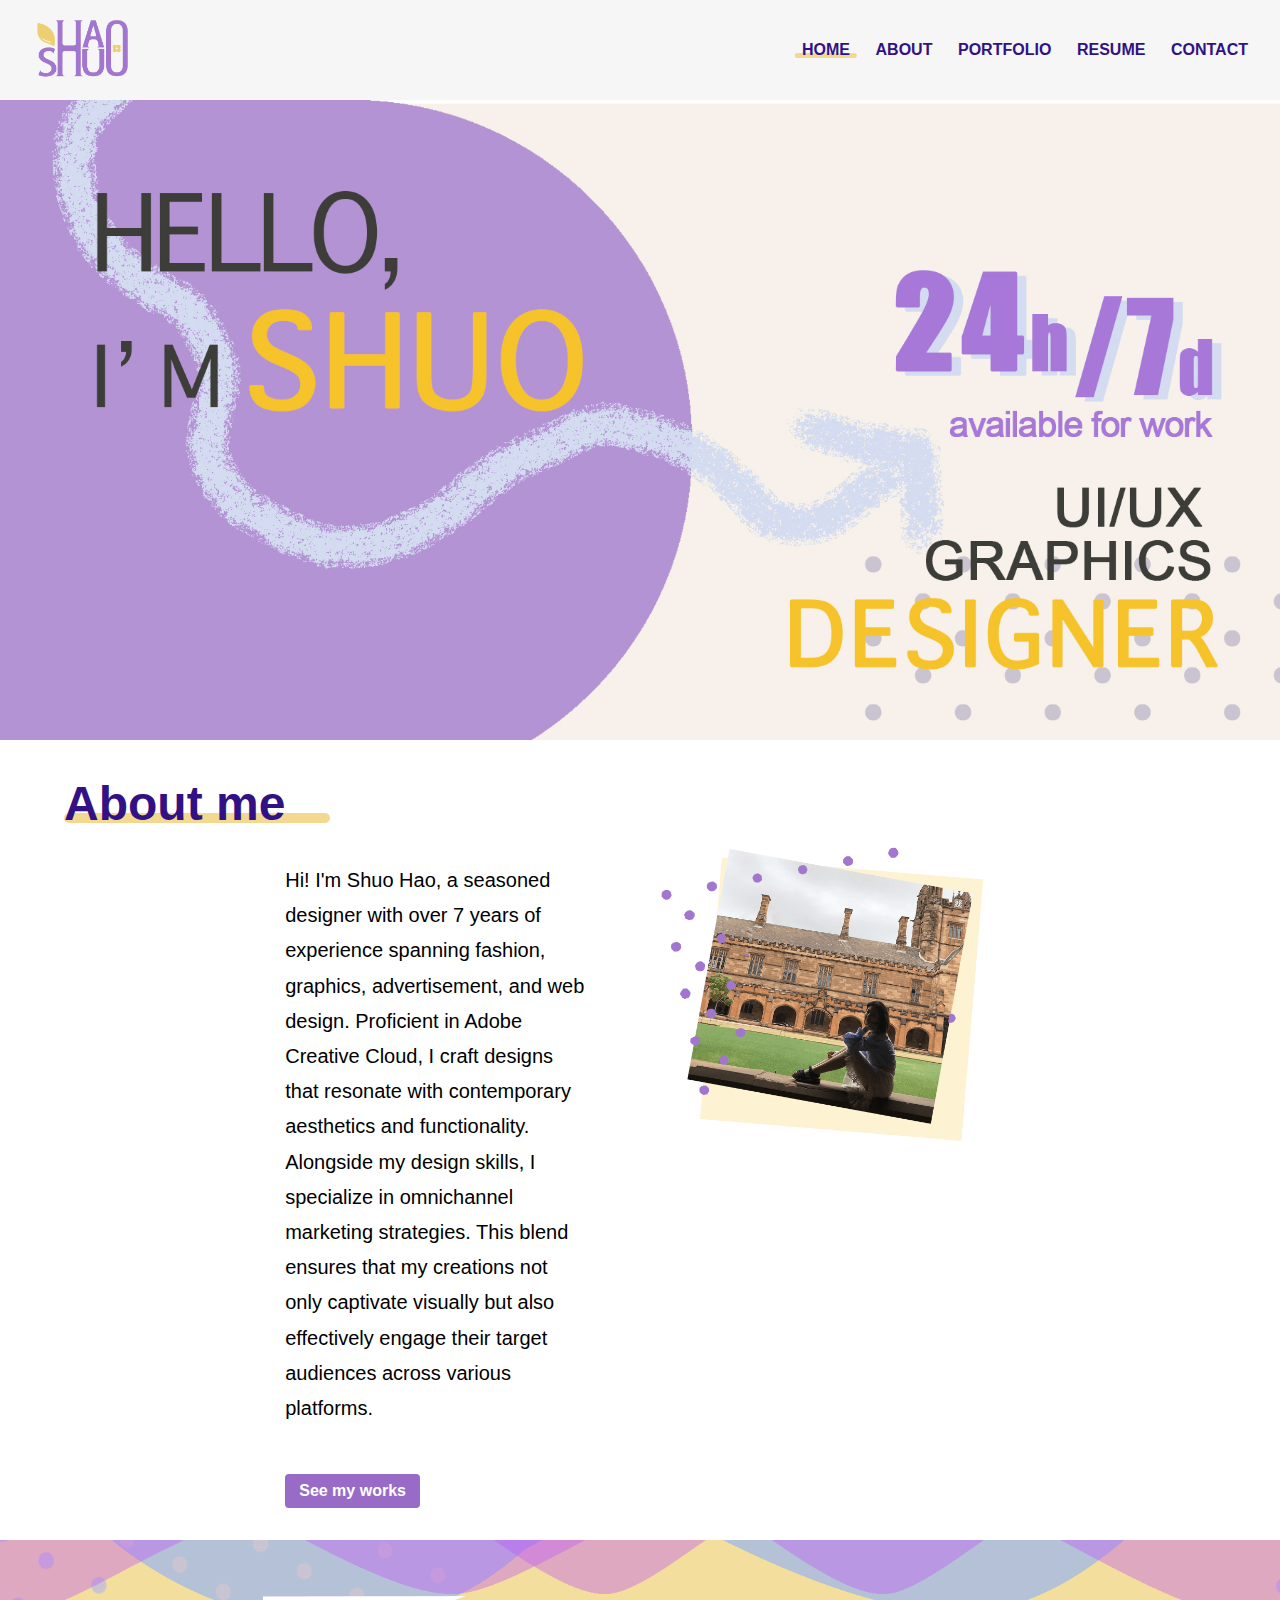
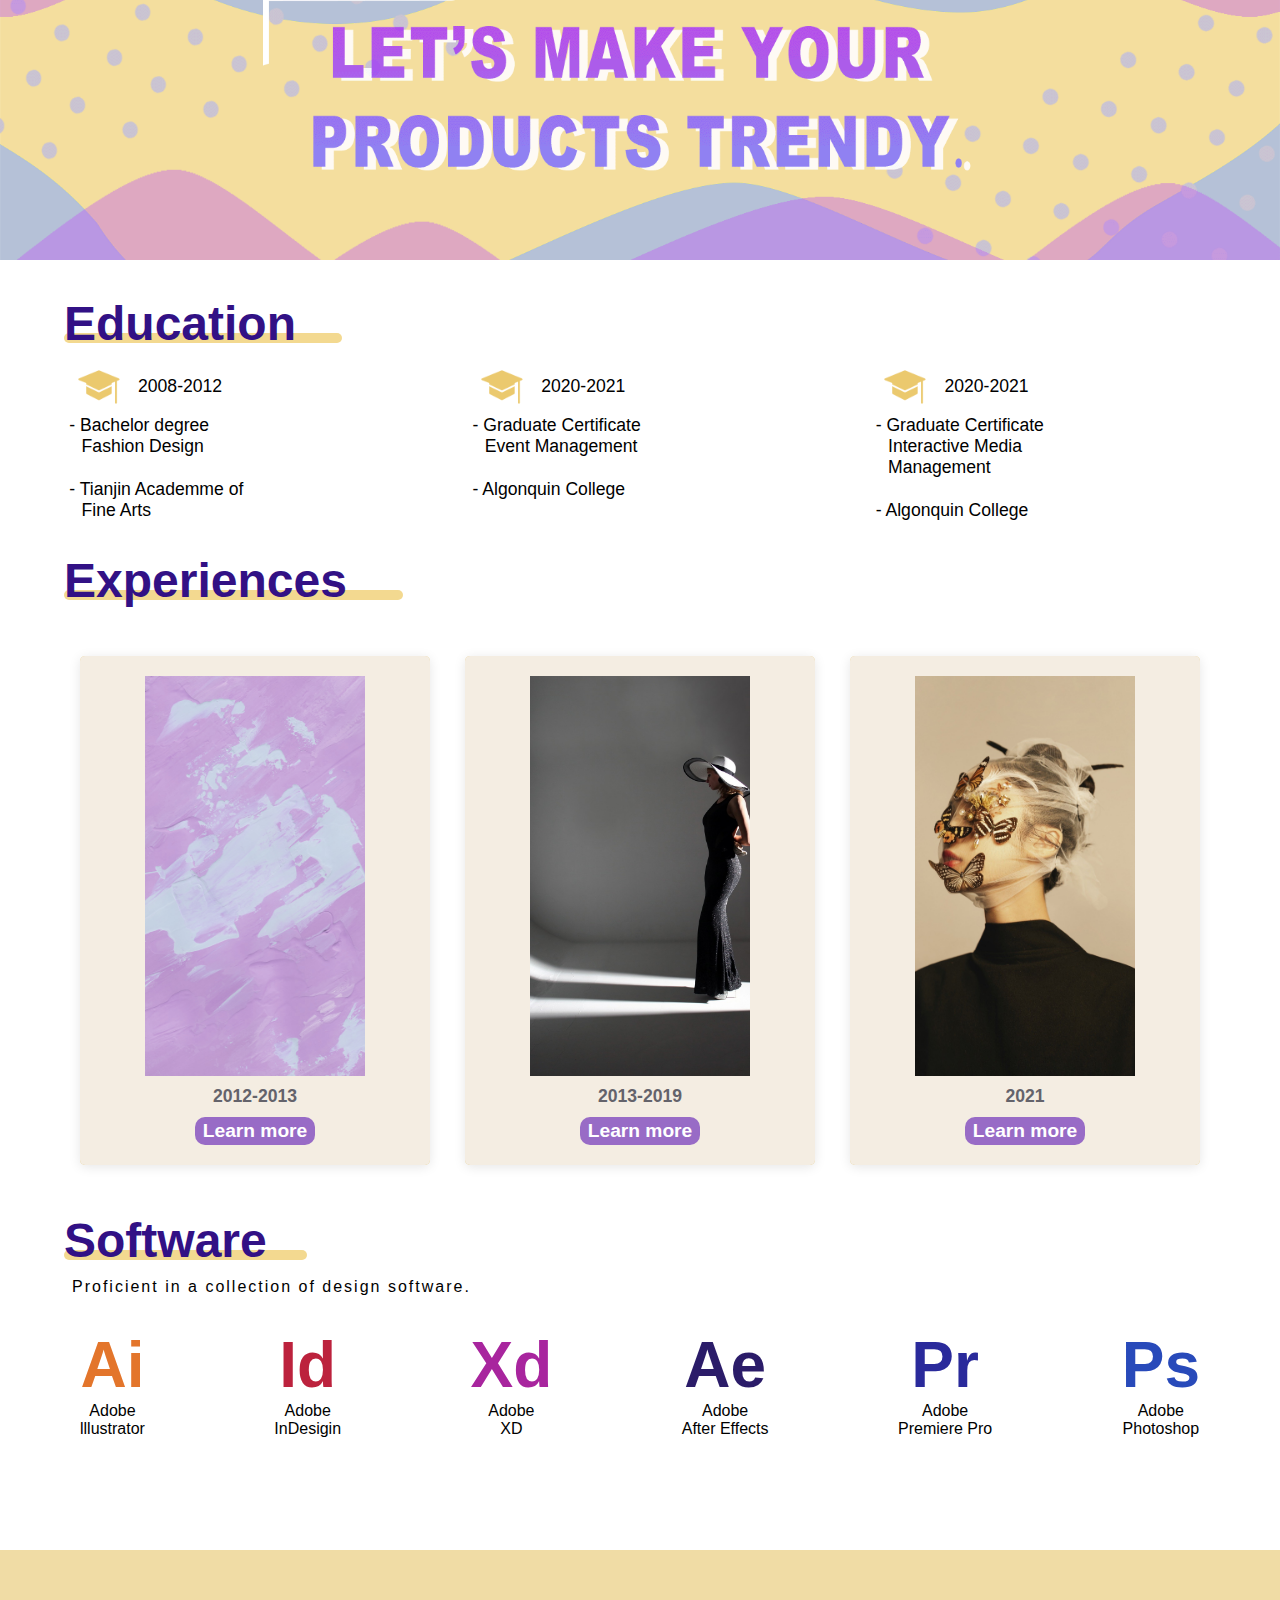
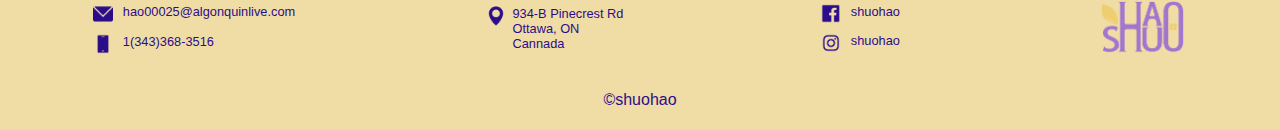
<file: index.html>
<!DOCTYPE html>
<html lang="en">

<head>
  <meta charset="UTF-8">
  <meta http-equiv="X-UA-Compatible" content="IE=edge">
  <meta name="viewport" content="width=device-width, initial-scale=1.0">
  <title>HomePage</title>
  <link rel="stylesheet" href="./css/common.css">
  <link rel="stylesheet" href="./css/homepage.css">
  <script src="./js/jquery.min.js"></script>
  <script>
    $(function () {
      $.ajax({
        url: "./header.html", context: document.body, success: function (res) {
          $("#header").html(res);
          $(".menu>li>a").removeClass("active");
          $($(".menu>li>a")[0]).addClass("active");
        }
      });
      $.ajax({
        url: "./footer.html", context: document.body, success: function (res) {
          $("#footer").html(res);
        }
      });
      $(".experiences_item .btn").on("click", function (e) {
        $(this).siblings(".experiences_inner").addClass("slide-in-left");
      })
      $(".experiences_inner .close").on("click", function (e) {
        $(this).parent().removeClass("slide-in-left");
      });

    }());
  </script>
</head>

<body>
  <main class="homepage_container">
    <header id="header"></header>
    <div class="banner_wrap">
      <img src="./images/homepage/banner.jpg" alt="">
    </div>
    <div class="about_me">
      <p class="home_title">About me</p>
      <div class="about_me_main">
        <div class="about_me_left">
          <div class="about_me_desc">Hi! I'm Shuo Hao, a seasoned designer with over 7 years of experience spanning fashion, graphics, advertisement, and web design. Proficient in Adobe Creative Cloud, I craft designs that resonate with contemporary aesthetics and functionality. Alongside my design skills, I specialize in omnichannel marketing strategies. This blend ensures that my creations not only captivate visually but also effectively engage their target audiences across various platforms.
            
            
          </div>
          <button class="btn"><a href="./portfolio.html">See my works</a></button>
        </div>
        <div class="about_me_right">
          <img src="./images/homepage/me.png" alt="">
        </div>
      </div>
    </div>

    <div class="shuo_banner">
      <img src="./images/homepage/shuo-banner.gif" alt="">
    </div>

    <div class="education">
      <p class="home_title">Education</p>
      <div class="education_item_list">
        <div class="education_item">
          <div class="education_item_title">
            <img src="./images/homepage/xw.png" alt="">
            <span>2008-2012</span>
          </div>
          <ul>
            <li>Bachelor degree Fashion Design</li>
            <li>Tianjin Academme of Fine Arts</li>
          </ul>
        </div>

        <div class="education_item">
          <div class="education_item_title">
            <img src="./images/homepage/xw.png" alt="">
            <span>2020-2021</span>
          </div>
          <ul>
            <li>Graduate Certificate Event Management</li>
            <li>Algonquin College</li>
          </ul>
        </div>

        <div class="education_item">
          <div class="education_item_title">
            <img src="./images/homepage/xw.png" alt="">
            <span>2020-2021</span>
          </div>
          <ul>
            <li>Graduate Certificate Interactive Media Management</li>
            <li>Algonquin College</li>
          </ul>
        </div>
      </div>
    </div>

    <div class="experiences">
      <p class="home_title">Experiences</p>
      <div class="experiences_item_list">
        <div class="experiences_item">
          <img class="image" src="./images/homepage/experience1.jpg" alt="">
          <!-- <div class="image"></div> -->
          <p class="time_range">2012-2013</p>
          <button class="btn">Learn more</button>
          <div class="experiences_inner">
            <div class="experiences_inner_header">
              <p>Design</p>
              <p>Sunshine Outdoor Leisure | Shanghai, China</p>
              <p>Mar 2021 -Sep 2021</p>
            </div>
            <ul class="experiences_inner_body">
              <li>
                Created work plans and design guidances for North American, European, and Asian markets.</li>
              <li>Organized workflows for the design team.</li>
              <li>Reviewed and modified product samples based on design guidances and aesthetic requirements.</li>
              <li>Trained the marketing department on product design concepts.</li>
            </ul>
            <p class="close">Close</p>
          </div>
        </div>
        <div class="experiences_item">
          <img class="image" src="./images/homepage/experience2.jpg" alt="">
          <!-- <div class="image"></div> -->
          <p class="time_range">2013-2019</p>
          <button class="btn">Learn more</button>
          <div class="experiences_inner">
            <div class="experiences_inner_header">
              <p>Senior Designer</p>
              <p>EP | Jiaxing&Shanghai, China</p>
              <p>May 2013 - June 2019</p>
            </div>
            <ul class="experiences_inner_body">
              <li>Developed and designed fashion collections.</li>
              <li>Created 8-10 mood boards for 4 fashion lines of over 150 clothing items and accessories each season.
              </li>
              <li>Assisted Marketing Department to create posters, e-brochures and package designs.</li>
              <li>Developed over 50 scarves each season. Boosted the annual sales by 40% in 2015. More than 20 patterns
                of scarves have been applied for patents.</li>
            </ul>
            <p class="close">Close</p>
          </div>
        </div>
        <div class="experiences_item">
          <img class="image" src="./images/homepage/experience3.jpg" alt="">
          <!-- <div class="image"></div> -->
          <p class="time_range">2021</p>
          <button class="btn">Learn more</button>
          <div class="experiences_inner">
            <div class="experiences_inner_header">
              <p>Assistant Designer</p>
              <p>Ports | Xiamen, China</p>
              <p>July 2012 - May 2013</p>
            </div>
            <ul class="experiences_inner_body">
              <li>Collaborated with the design team and converted their ideas into sketches.</li>
              <li>Created scarves for entire women’s fashion lines.</li>
              <li>Created product brochures for buyers.</li>
            </ul>
            <p class="close">Close</p>
          </div>
        </div>
      </div>
    </div>

    <div class="software">
      <p class="home_title">Software</p>
      <p class="tip">Proficient in a collection of design software.</p>
      <div class="software_list">
        <div class="software_item">
          <p class="icon">Ai</p>
          <p>Adobe</p>
          <p>lllustrator</p>
        </div>
        <div class="software_item">
          <p class="icon">Id</p>
          <p>Adobe</p>
          <p>InDesigin</p>
        </div>
        <div class="software_item">
          <p class="icon">Xd</p>
          <p>Adobe</p>
          <p>XD</p>
        </div>
        <div class="software_item">
          <p class="icon">Ae</p>
          <p>Adobe</p>
          <p>After Effects</p>
        </div>
        <div class="software_item">
          <p class="icon">Pr</p>
          <p>Adobe</p>
          <p>Premiere Pro</p>
        </div>
        <div class="software_item">
          <p class="icon">Ps</p>
          <p>Adobe</p>
          <p>Photoshop</p>
        </div>
      </div>
    </div>

    <footer id="footer"></footer>
  </main>
</body>

</html>
</file>
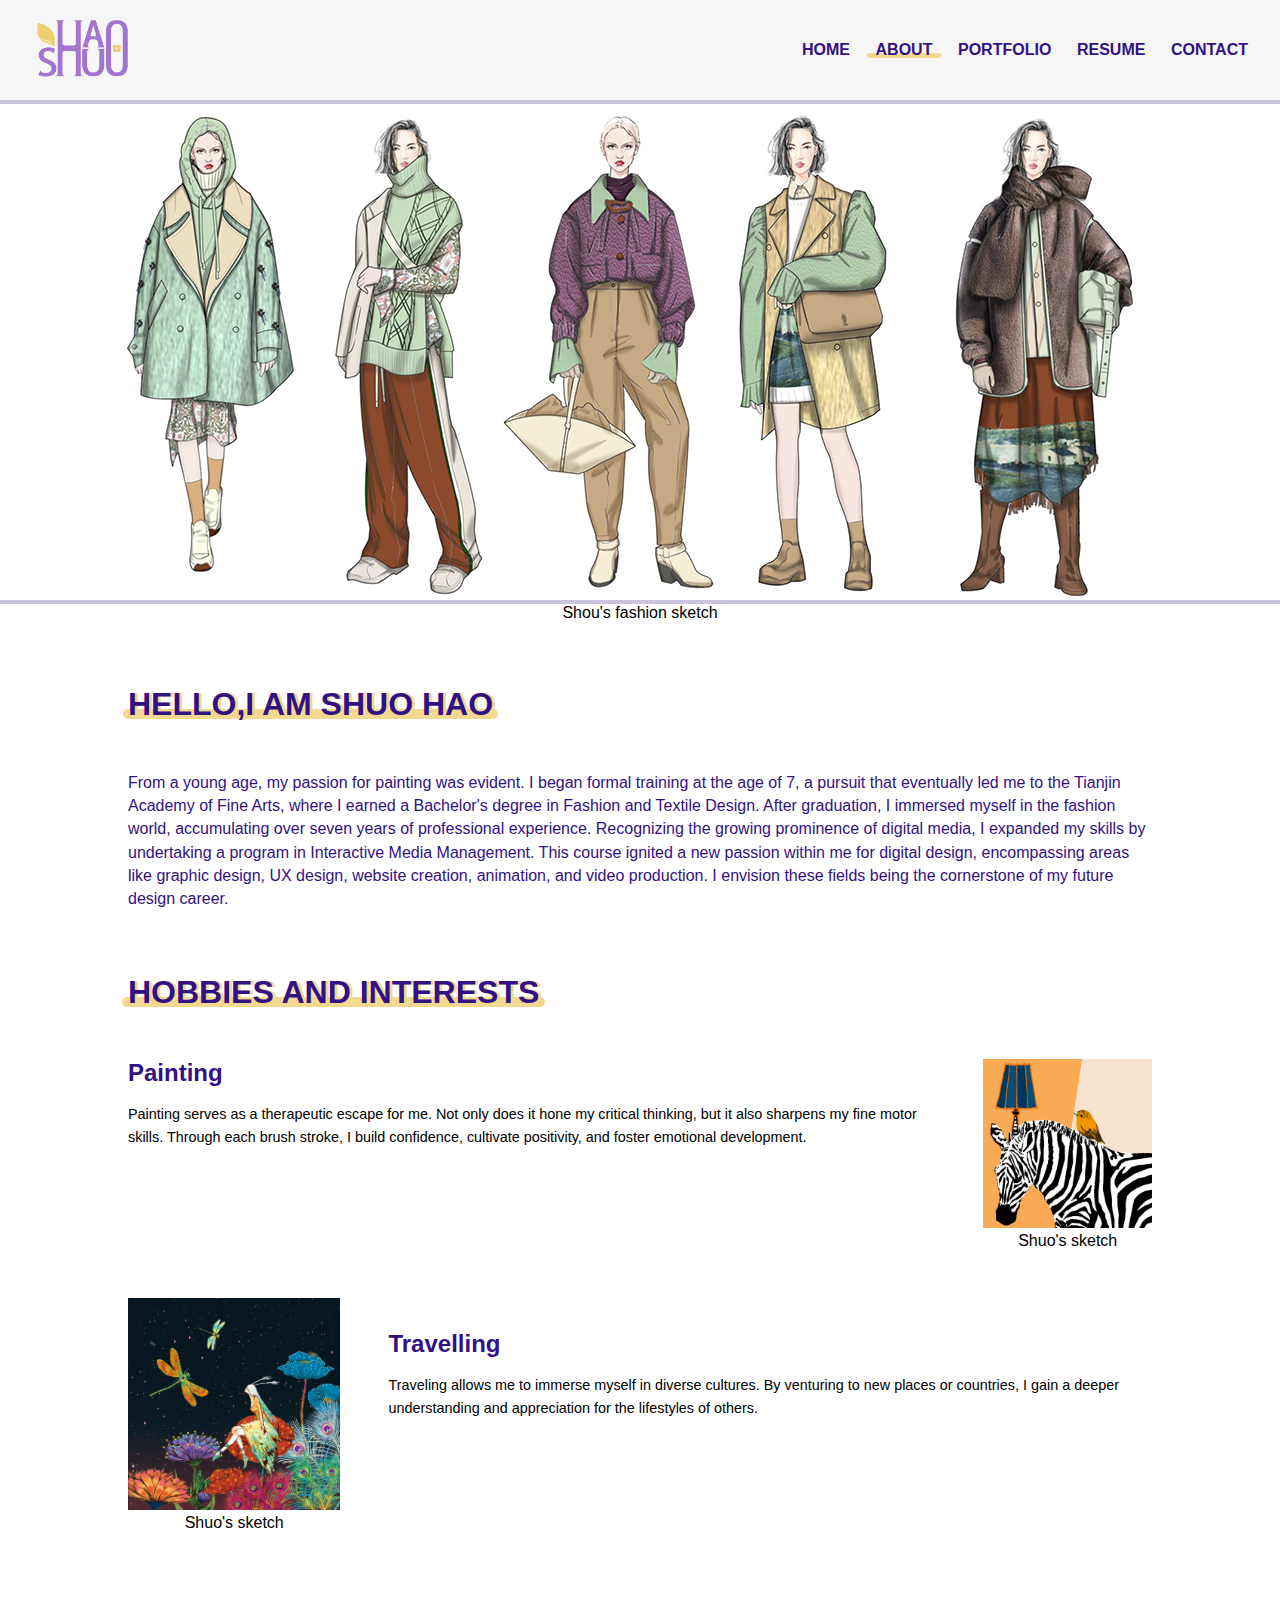
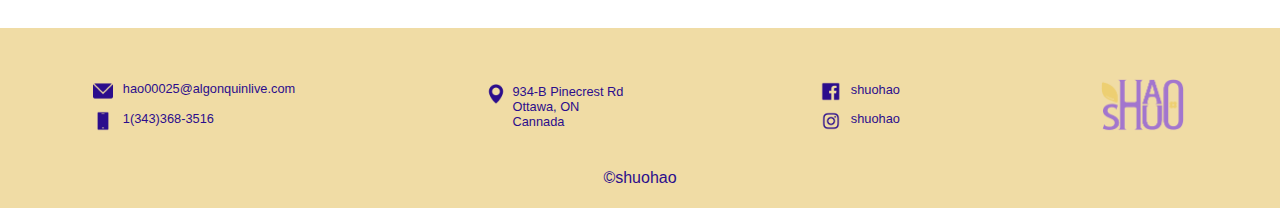
<file: about.html>
<!DOCTYPE html>
<html lang="en">

<head>
  <meta charset="UTF-8">
  <meta http-equiv="X-UA-Compatible" content="IE=edge">
  <meta name="viewport" content="width=device-width, initial-scale=1.0">
  <title>About</title>
  <link rel="stylesheet" href="./css/common.css">
  <link rel="stylesheet" href="./css/about.css">
  <script src="./js/jquery.min.js"></script>
  <script>
    $(function () {
      $.ajax({
        url: "./header.html", context: document.body, success: function (res) {
          $("#header").html(res);
          $(".menu>li>a").removeClass("active");
          $($(".menu>li>a")[1]).addClass("active");
        }
      });
      $.ajax({
        url: "./footer.html", context: document.body, success: function (res) {
          $("#footer").html(res);
        }
      });
    }());
  </script>
</head>

<body>
  <main class="about_container">
    <header id="header"></header>
    <div class="banner_wrap">
      <img src="./images/about/banner.png" alt="">
      <p class="banner_title">Shou's fashion sketch</p>
    </div>
    <div class="main_wrap">
      <p class="main_wrap_title">
        HELLO,I AM SHUO HAO
      </p>
      <div class="main_wrap_desc">From a young age, my passion for painting was evident. I began formal training at the age of 7, a pursuit that 
        eventually led me to the Tianjin Academy of Fine Arts, where I earned a Bachelor's degree in Fashion and Textile Design. After graduation, 
        I immersed myself in the fashion world, accumulating over seven years of professional experience. Recognizing the growing prominence of 
        digital media, I expanded my skills by undertaking a program in Interactive Media Management. This course ignited a new passion within me 
        for digital design, encompassing areas like graphic design, UX design, website creation, animation, and video production. I envision these 
        fields being the cornerstone of my future design career.</div>
      <p class="main_wrap_title">
        HOBBIES AND INTERESTS
      </p>
      <div class="hobbies_interests">
        <div class="hobbies_interests_item">
          <div class="hobbies_interests_left">
            <p class="hobbies_interests_title">
              Painting
            </p>
            <div class="hobbies_interests_desc">
              Painting serves as a therapeutic escape for me. Not only does it hone my critical thinking, but it also sharpens my fine motor skills.
               Through each brush stroke, I build confidence, cultivate positivity, and foster emotional development.
            </div>
          </div>
          <div class="hobbies_interests_right">
            <img src="./images/about/sketch-1.png" alt="">
            <p>Shuo's sketch</p>
          </div>
        </div>
        <div class="hobbies_interests_item">
          <div class="hobbies_interests_left">
            <p class="hobbies_interests_title">
              Travelling
            </p>
            <div class="hobbies_interests_desc">
              Traveling allows me to immerse myself in diverse cultures. By venturing to new places or countries, I gain a deeper understanding and 
              appreciation for the lifestyles of others.
            </div>
          </div>
          <div class="hobbies_interests_right">
            <img src="./images/about/sketch-2.jpg" alt="">
            <p>Shuo's sketch</p>
          </div>
        </div>
      </div>

    </div>

    <footer id="footer"></footer>
  </main>
</body>

</html>
</file>
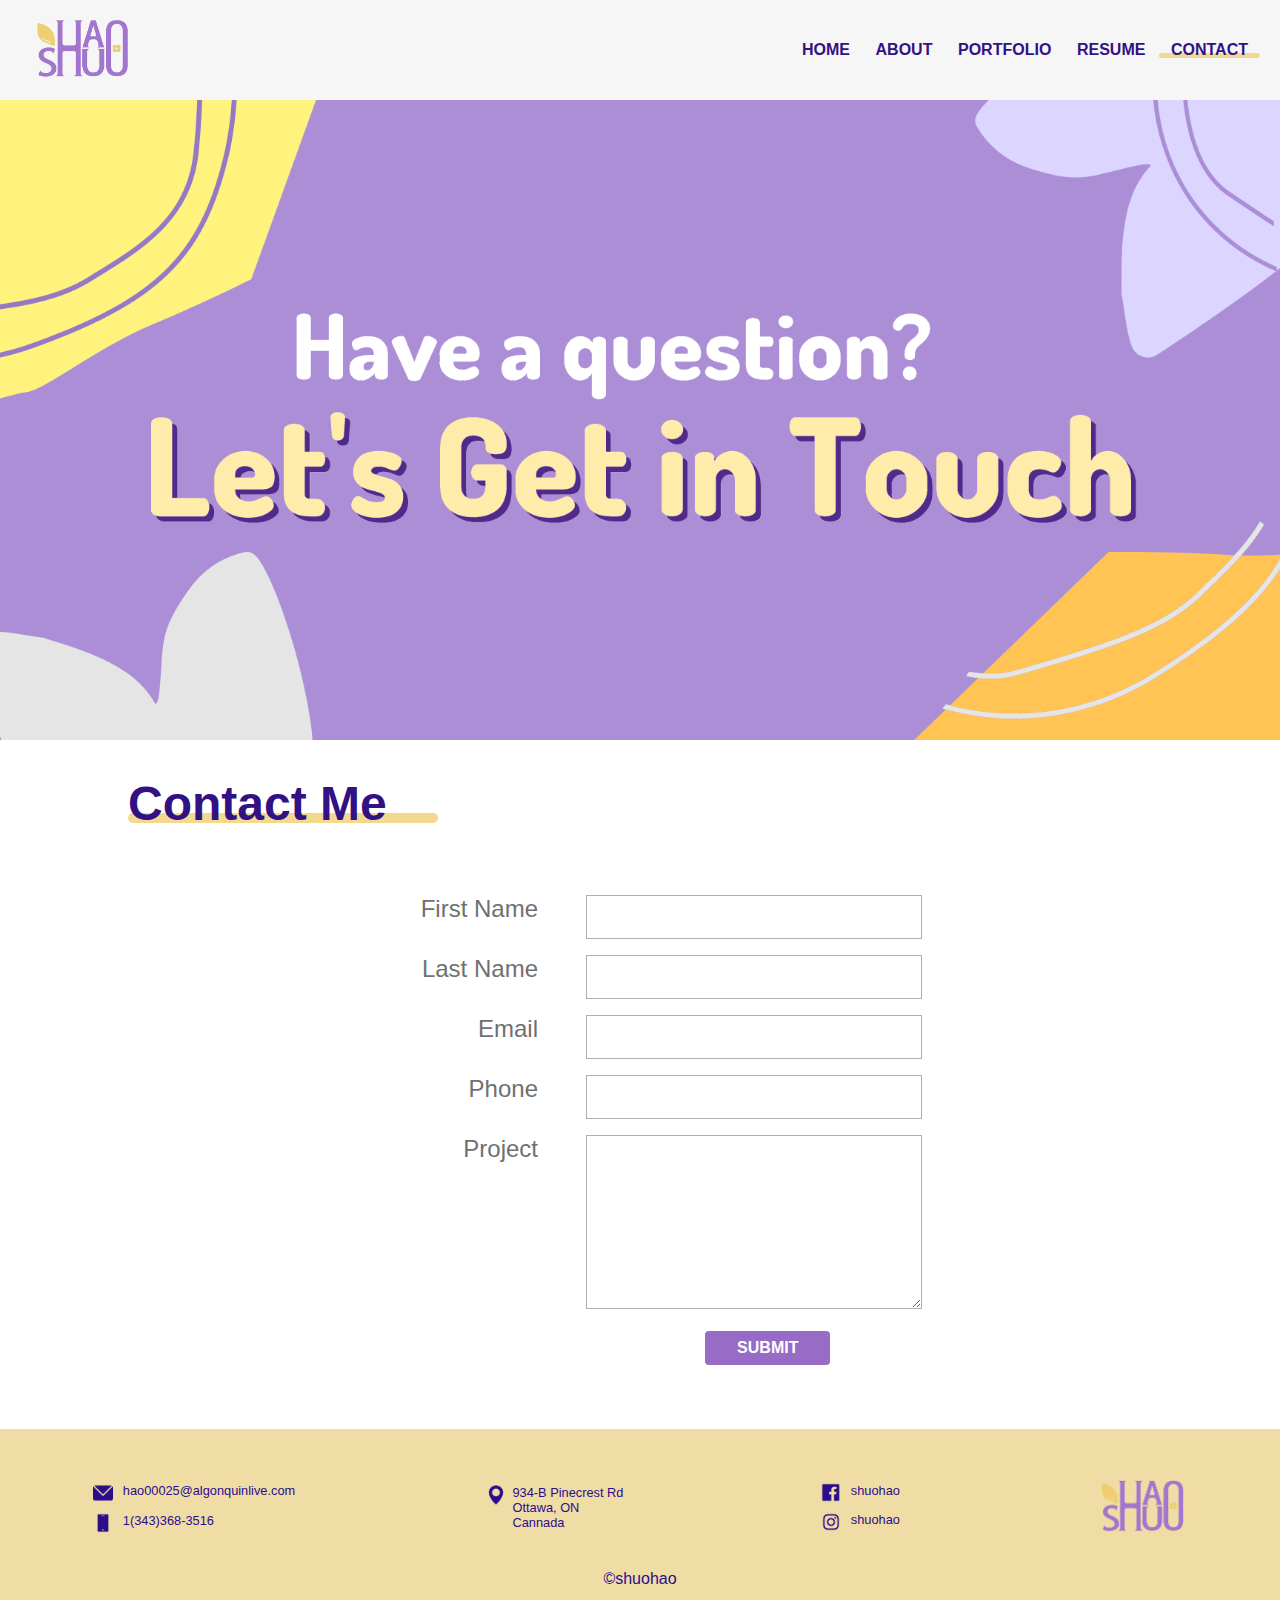
<file: contact.html>
<!DOCTYPE html>
<html lang="en">

<head>
  <meta charset="UTF-8">
  <meta http-equiv="X-UA-Compatible" content="IE=edge">
  <meta name="viewport" content="width=device-width, initial-scale=1.0">
  <title>HomePage</title>
  <link rel="stylesheet" href="./css/common.css">
  <link rel="stylesheet" href="./css/contact.css">
  <script src="./js/jquery.min.js"></script>
  <script>
    $(function () {
      $.ajax({
        url: "./header.html", context: document.body, success: function (res) {
          $("#header").html(res);
          $(".menu>li>a").removeClass("active");
          $($(".menu>li>a")[4]).addClass("active");
        }
      });
      $.ajax({
        url: "./footer.html", context: document.body, success: function (res) {
          $("#footer").html(res);
        }
      });
    }());
  </script>
</head>

<body>
  <main class="contact_container">
    <header id="header"></header>
    <div class="banner_wrap">
      <img src="./images/contact/banner.png" alt="">
    </div>
    <div class="main_wrap">
      <p class="home_title">Contact Me</p>
      <div class="form_wrap">
        <div class="form_wrap_item">
          <p class="form_wrap_item_label">First Name</p>
          <div class="form_wrap_item_input">
            <input type="text" />
          </div>
        </div>
        <div class="form_wrap_item">
          <p class="form_wrap_item_label">Last Name</p>
          <div class="form_wrap_item_input">
            <input type="text" />
          </div>
        </div>
        <div class="form_wrap_item">
          <p class="form_wrap_item_label">Email</p>
          <div class="form_wrap_item_input">
            <input type="text" />
          </div>
        </div>
        <div class="form_wrap_item">
          <p class="form_wrap_item_label">Phone</p>
          <div class="form_wrap_item_input">
            <input type="text" />
          </div>
        </div>
        <div class="form_wrap_item">
          <p class="form_wrap_item_label">Project</p>
          <div class="form_wrap_item_input">
            <textarea rows="6"></textarea>
          </div>
        </div>
        <div class="form_wrap_item">
          <p class="form_wrap_item_label"></p>
          <div class="form_wrap_item_input">
            <button class="btn" style="position: relative; left: 11%;">SUBMIT</button>
          </div>
        </div>
      </div>
    </div>
    <footer id="footer"></footer>
  </main>
</body>

</html>
</file>
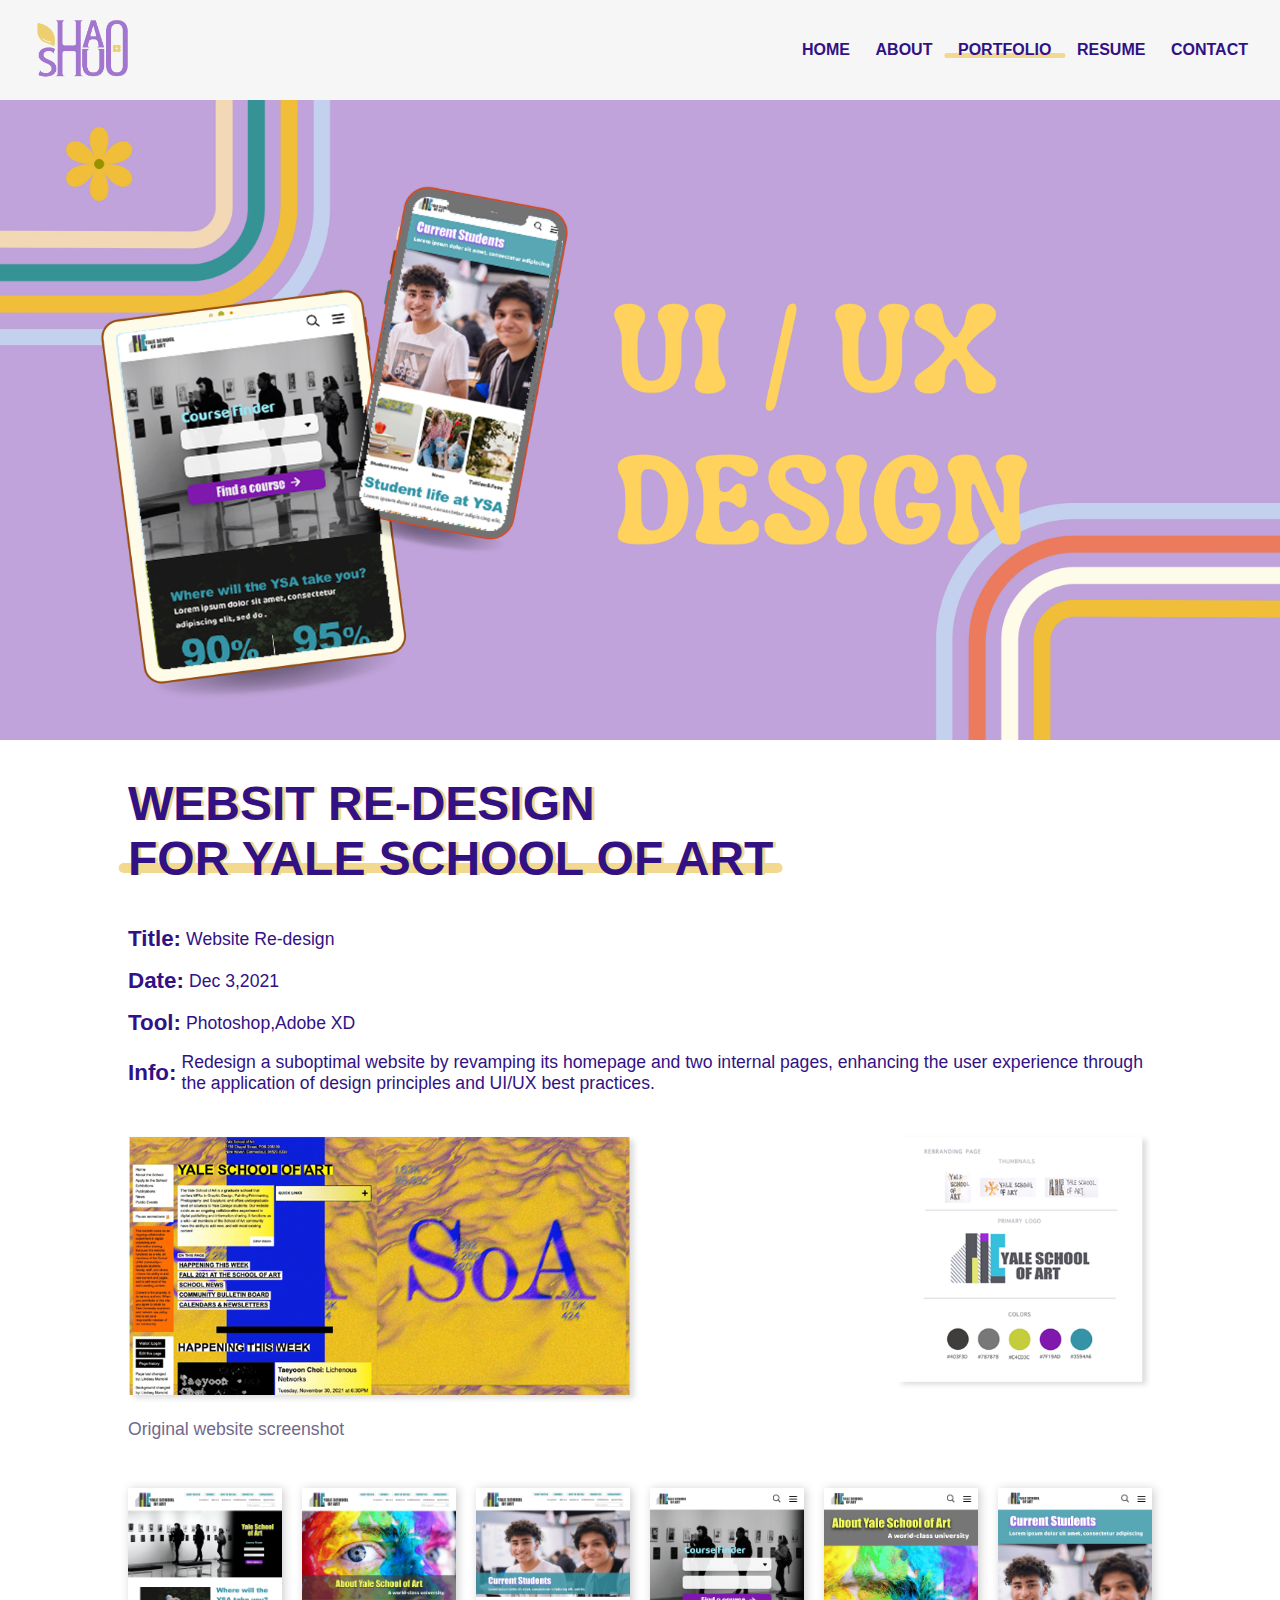
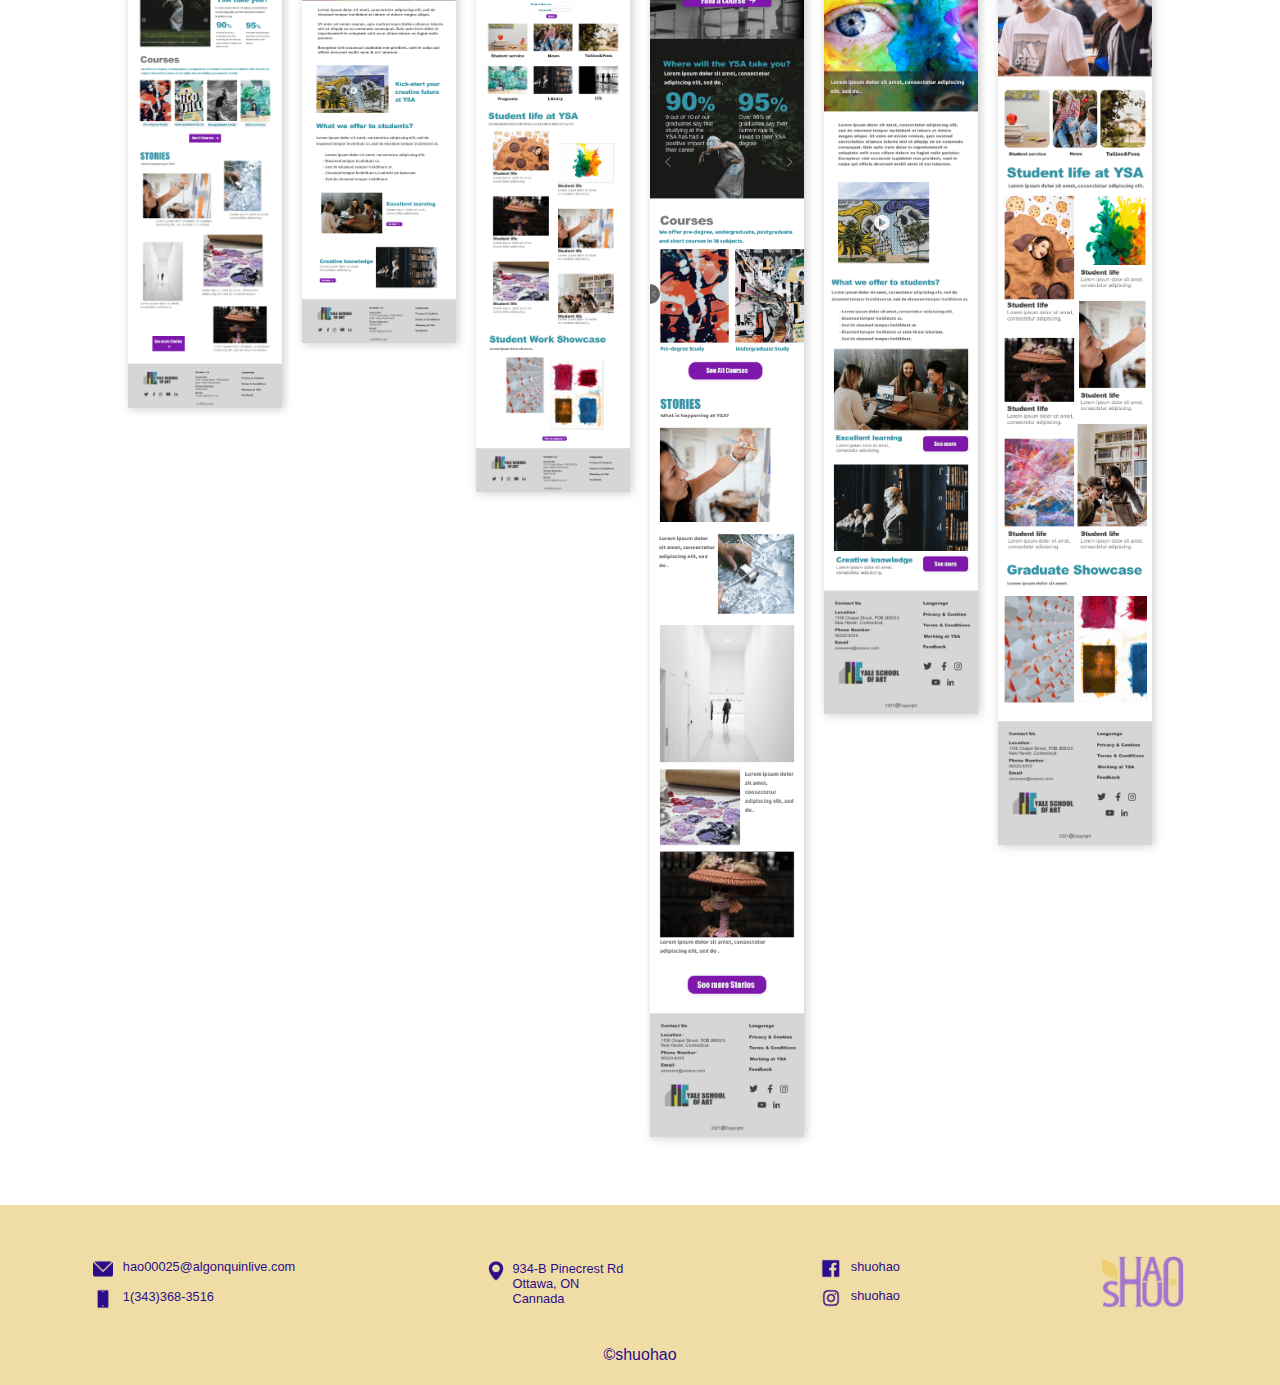
<file: portfolio-uiux.html>
<!DOCTYPE html>
<html lang="en">

<head>
  <meta charset="UTF-8">
  <meta http-equiv="X-UA-Compatible" content="IE=edge">
  <meta name="viewport" content="width=device-width, initial-scale=1.0">
  <title>Portfolio-UIUX</title>
  <link rel="stylesheet" href="./css/common.css">
  <link rel="stylesheet" href="./css/portfolio-uiux.css">
  <script src="./js/jquery.min.js"></script>
  <script>
    $(function () {
      $.ajax({
        url: "./header.html", context: document.body, success: function (res) {
          $("#header").html(res);
          $(".menu>li>a").removeClass("active");
          $($(".menu>li>a")[2]).addClass("active");
        }
      });
      $.ajax({
        url: "./footer.html", context: document.body, success: function (res) {
          $("#footer").html(res);
        }
      });
    }());
  </script>
</head>

<body>
  <main class="contact_container">
    <header id="header"></header>
    <div class="banner_wrap">
      <img src="./images/portfolio-uiux/banner.jpg" alt="">
    </div>
    <div class="main_wrap">
      <p class="main_wrap_title">
        WEBSIT RE-DESIGN<br />
        FOR YALE SCHOOL OF ART
      </p>
      <div class="portfolio_desc">
        <div class="portfolio_desc_label_value">
          <p class="portfolio_desc_label">Title:</p>
          <p class="portfolio_desc_value">Website Re-design</p>
        </div>
        <div class="portfolio_desc_label_value">
          <p class="portfolio_desc_label">Date:</p>
          <p class="portfolio_desc_value">Dec 3,2021</p>
        </div>
        <div class="portfolio_desc_label_value">
          <p class="portfolio_desc_label">Tool:</p>
          <p class="portfolio_desc_value">Photoshop,Adobe XD</p>
        </div>
        <div class="portfolio_desc_label_value">
          <p class="portfolio_desc_label">Info:</p>
          <p class="portfolio_desc_value">Redesign a suboptimal website by revamping its homepage and two internal pages, enhancing the user experience through the application of design principles and UI/UX best practices.</p>
        </div>
      </div>
      <div class="part_1">
        <div class="part_1_left">
          <img src="./images/portfolio-uiux/art1.png" alt="">
        </div>
        <div class="part_1_right">
          <img src="./images/portfolio-uiux/art2.png" alt="">
        </div>
      </div>
      <div class="part_2">
        <div class="part_2_item">
          <img src="./images/portfolio-uiux/part1.png" alt="">
        </div>
        <div class="part_2_item">
          <img src="./images/portfolio-uiux/part2.png" alt="">
        </div>
        <div class="part_2_item">
          <img src="./images/portfolio-uiux/part3.png" alt="">
        </div>
        <div class="part_2_item">
          <img src="./images/portfolio-uiux/part4.png" alt="">
        </div>
        <div class="part_2_item">
          <img src="./images/portfolio-uiux/part5.png" alt="">
        </div>
        <div class="part_2_item">
          <img src="./images/portfolio-uiux/part6.png" alt="">
        </div>
      </div>
    </div>
    <footer id="footer"></footer>
  </main>
</body>

</html>
</file>
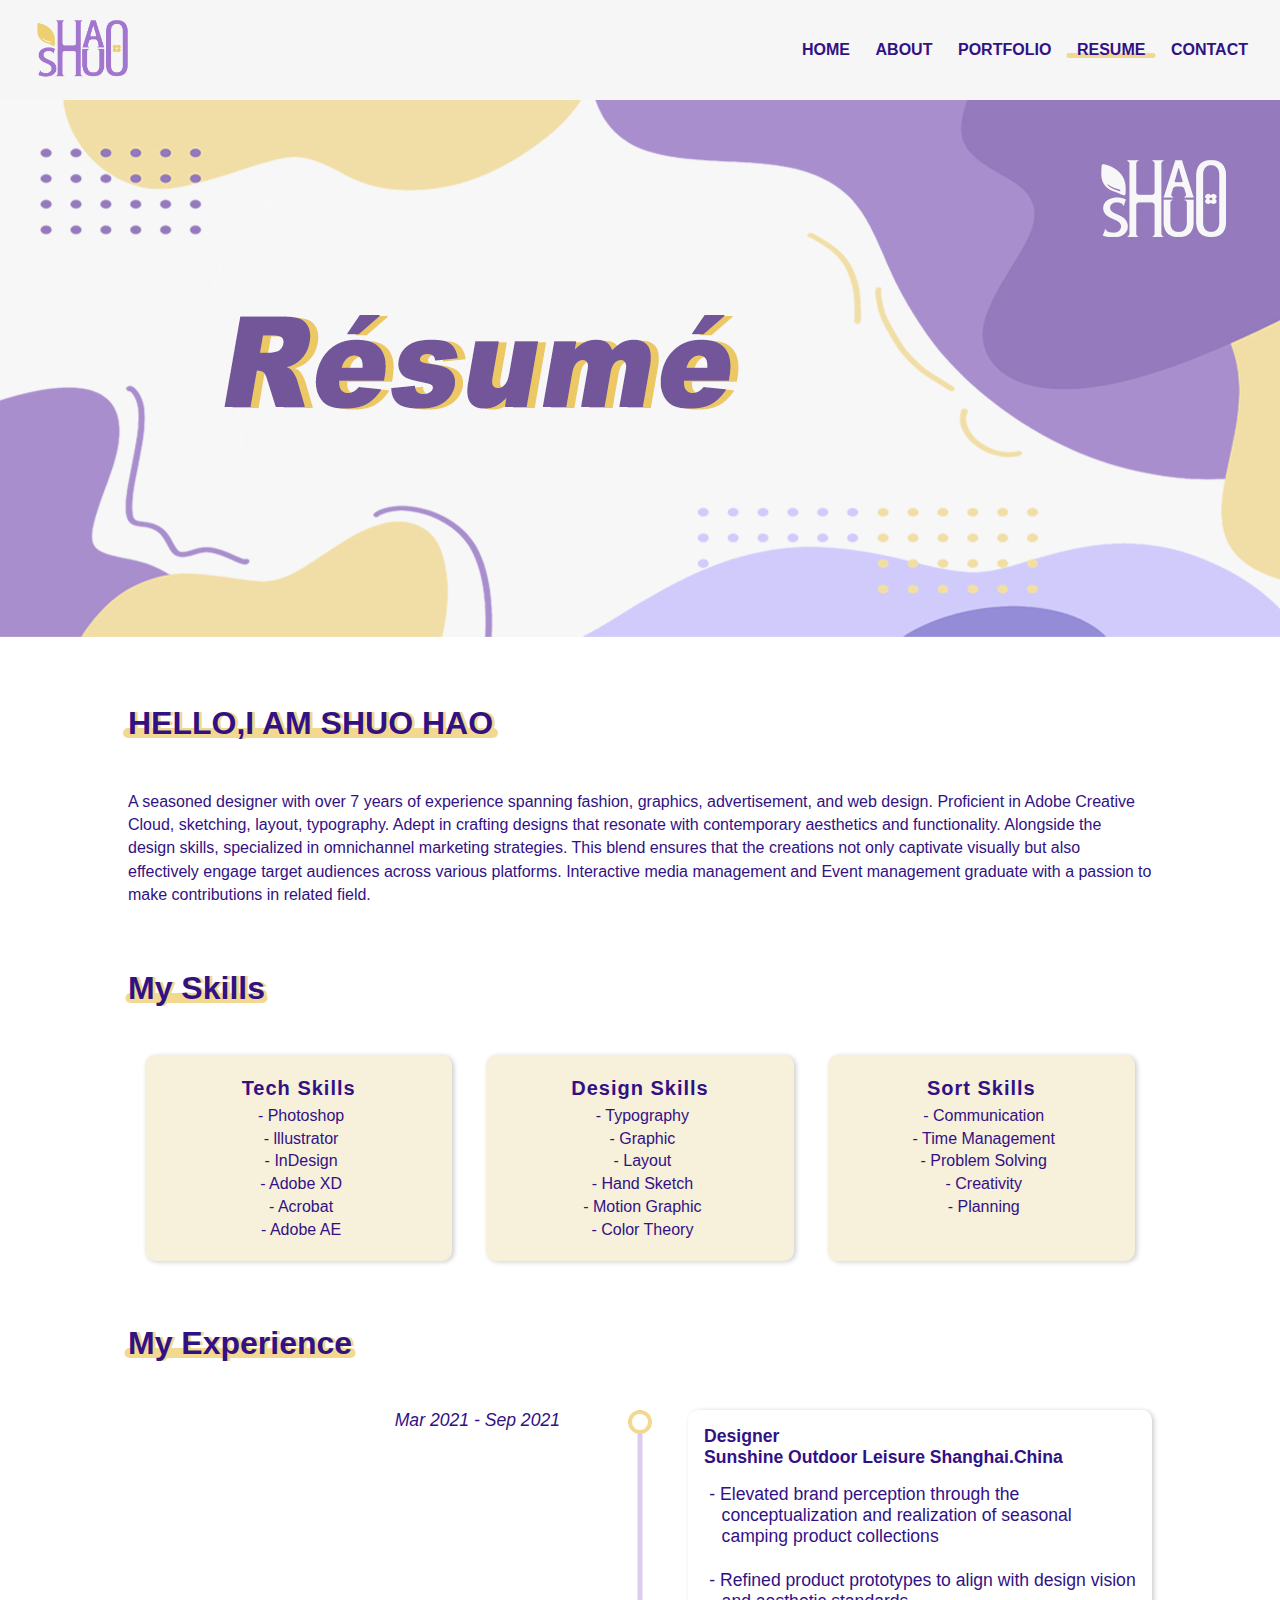
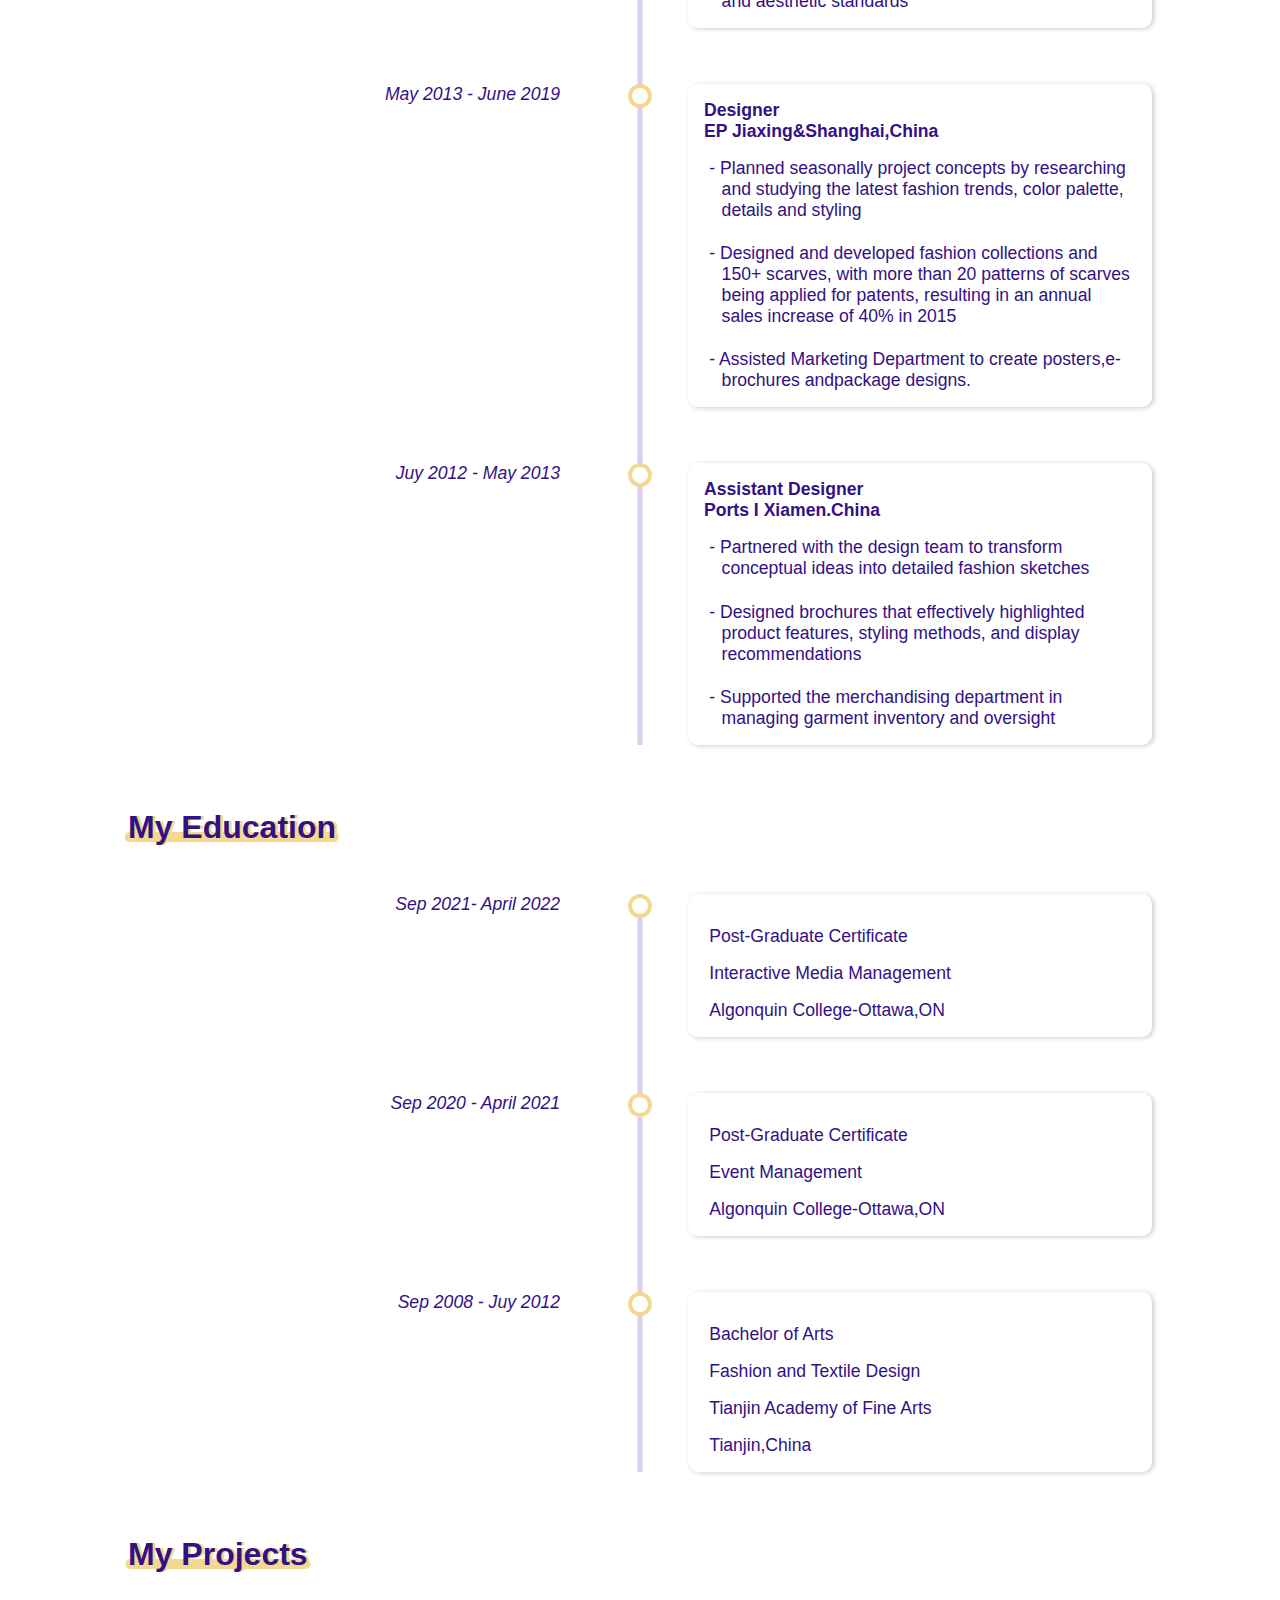
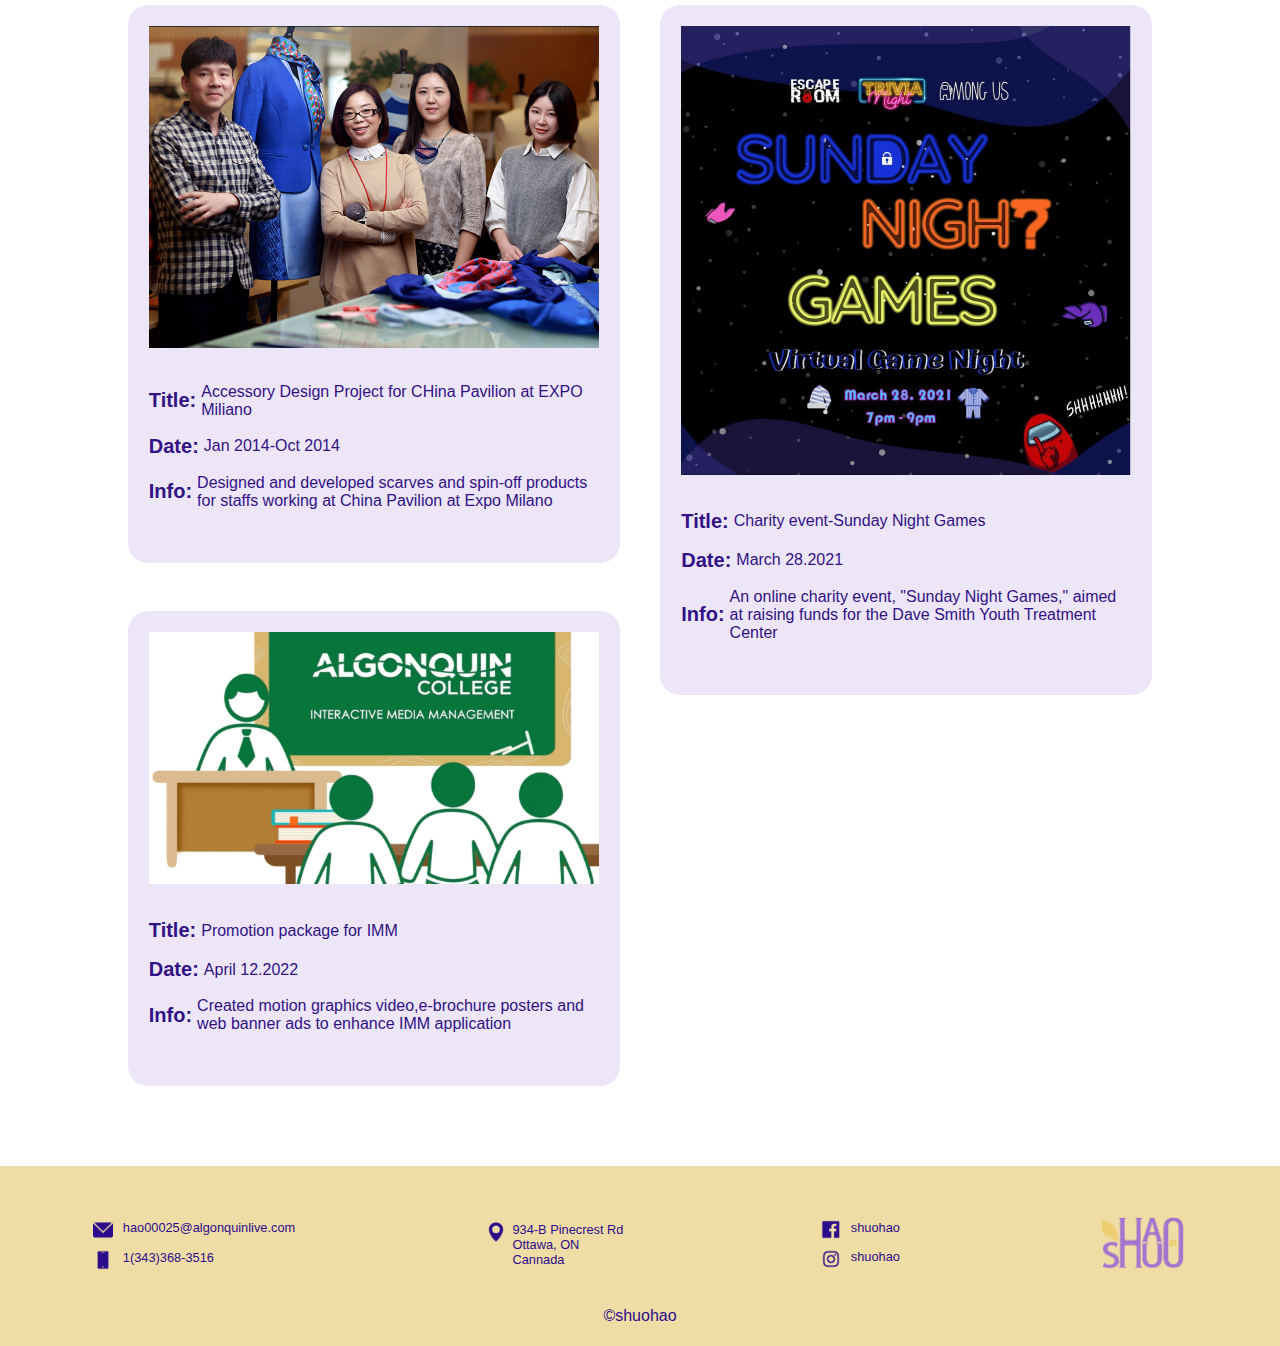
<file: resume.html>
<!DOCTYPE html>
<html lang="en">

<head>
  <meta charset="UTF-8">
  <meta http-equiv="X-UA-Compatible" content="IE=edge">
  <meta name="viewport" content="width=device-width, initial-scale=1.0">
  <title>Resume</title>
  <link rel="stylesheet" href="./css/common.css">
  <link rel="stylesheet" href="./css/resume.css">
  <script src="./js/jquery.min.js"></script>
  <script>
    $(function () {
      $.ajax({
        url: "./header.html", context: document.body, success: function (res) {
          $("#header").html(res);
          $(".menu>li>a").removeClass("active");
          $($(".menu>li>a")[3]).addClass("active");
        }
      });
      $.ajax({
        url: "./footer.html", context: document.body, success: function (res) {
          $("#footer").html(res);
        }
      });
    }());
  </script>
</head>

<body>
  <main class="resume_container">
    <header id="header"></header>
    <div class="banner_wrap">
      <img src="./images/resume/banner.jpg" alt="">
    </div>
    <div class="main_wrap">
      <p class="main_wrap_title">
        HELLO,I AM SHUO HAO
      </p>
      <div class="main_wrap_desc">A seasoned designer with over 7 years of experience spanning fashion, graphics, advertisement, 
        and web design. Proficient in Adobe Creative Cloud, sketching, layout, typography. Adept in crafting designs that resonate with contemporary aesthetics and functionality. 
        Alongside the design skills, specialized in omnichannel marketing strategies. This blend ensures that the creations not only captivate visually but also effectively engage 
        target audiences across various platforms. Interactive media management and Event management graduate with a passion to make contributions in related field.</div>
      <p class="main_wrap_title">
        My Skills
      </p>
      <div class="skill_list">
        <div class="skill_item">
          <p class="skill_item_title">Tech Skills</p>
          <ul>
            <li>Photoshop</li>
            <li>lllustrator</li>
            <li>InDesign</li>
            <li>Adobe XD</li>
            <li>Acrobat</li>
            <li>Adobe AE</li>
          </ul>
        </div>
        <div class="skill_item">
          <p class="skill_item_title">Design Skills</p>
          <ul>
            <li>Typography</li>
            <li>Graphic</li>
            <li>Layout</li>
            <li>Hand Sketch</li>
            <li>Motion Graphic</li>
            <li>Color Theory</li>
          </ul>
        </div>
        <div class="skill_item">
          <p class="skill_item_title">Sort Skills</p>
          <ul>
            <li>Communication</li>
            <li>Time Management</li>
            <li>Problem Solving</li>
            <li>Creativity</li>
            <li>Planning</li>
          </ul>
        </div>
      </div>
      <div class="my_experience">
        <p class="main_wrap_title">My Experience</p>
        <div class="time_line">
          <div class="time_line_content">
            <p class="time_line_content_date">Mar 2021 - Sep 2021</p>
            <div class="time_line_content_div">
              <p class="time_line_content_div_title">Designer <br />Sunshine Outdoor Leisure Shanghai.China</p>
              <ul>
                <li>Elevated brand perception through the conceptualization and realization of seasonal camping product collections</li>
                <li>Refined product prototypes to align with design vision and aesthetic standards</li>
              </ul>
            </div>
          </div>
          <div class="time_line_content">
            <p class="time_line_content_date">May 2013 - June 2019</p>
            <div class="time_line_content_div">
              <p class="time_line_content_div_title">Designer <br />EP Jiaxing&Shanghai,China</p>
              <ul>
                <li>Planned seasonally project concepts by researching and studying the latest fashion trends, color palette, details and styling</li>
                <li>Designed and developed fashion collections and 150+ scarves, with more than 20 patterns of scarves being applied for patents, resulting in an annual sales increase of 40% in 2015</li>
                <li>Assisted Marketing Department to create posters,e-brochures andpackage designs.</li>
              </ul>
            </div>
          </div>
          <div class="time_line_content">
            <p class="time_line_content_date">Juy 2012 - May 2013</p>
            <div class="time_line_content_div">
              <p class="time_line_content_div_title">Assistant Designer <br />Ports I Xiamen.China</p>
              <ul>
                <li>Partnered with the design team to transform conceptual ideas into detailed fashion sketches</li>
                <li>Designed brochures that effectively highlighted product features, styling methods, and display recommendations</li>
                <li>Supported the merchandising department in managing garment inventory and oversight</li>
              </ul>
            </div>
          </div>
        </div>
      </div>
      <div class="my_education">
        <p class="main_wrap_title">My Education</p>
        <div class="time_line">
          <div class="time_line_content">
            <p class="time_line_content_date">Sep 2021- April 2022</p>
            <div class="time_line_content_div">
              <ul>
                <li>Post-Graduate Certificate</li>
                <li>Interactive Media Management</li>
                <li>Algonquin College-Ottawa,ON</li>
              </ul>
            </div>
          </div>
          <div class="time_line_content">
            <p class="time_line_content_date">Sep 2020 - April 2021</p>
            <div class="time_line_content_div">
              <ul>
                <li>Post-Graduate Certificate</li>
                <li>Event Management</li>
                <li>Algonquin College-Ottawa,ON</li>
              </ul>
            </div>
          </div>
          <div class="time_line_content">
            <p class="time_line_content_date">Sep 2008 - Juy 2012</p>
            <div class="time_line_content_div">
              <ul>
                <li>Bachelor of Arts</li>
                <li>Fashion and Textile Design</li>
                <li>Tianjin Academy of Fine Arts</li>
                <li>Tianjin,China</li>
              </ul>
            </div>
          </div>
        </div>
      </div>
      <div class="my_projects">
        <p class="main_wrap_title">My Projects</p>
        <div class="my_projects_set">
          <div class="my_projects_set_left">
            <div class="my_projects_set_card">
              <div class="thumb">
                <img src="./images/resume/projects1.jpg" alt="">
              </div>
              <div class="card_desc">
                <div class="desc_label_value">
                  <p class="desc_label">Title:</p>
                  <p class="desc_value">Accessory Design Project for CHina Pavilion at EXPO Miliano</p>
                </div>
                <div class="desc_label_value">
                  <p class="desc_label">Date:</p>
                  <p class="desc_value">Jan 2014-Oct 2014</p>
                </div>
                <div class="desc_label_value">
                  <p class="desc_label">Info:</p>
                  <p class="desc_value"> Designed and developed scarves and spin-off products for staffs working at China Pavilion at Expo Milano</p>
                </div>
              </div>
            </div>
            <div class="my_projects_set_card">
              <div class="thumb">
                <img src="./images/resume/projects2.png" alt="">
              </div>
              <div class="card_desc">
                <div class="desc_label_value">
                  <p class="desc_label">Title:</p>
                  <p class="desc_value">Promotion package for IMM</p>
                </div>
                <div class="desc_label_value">
                  <p class="desc_label">Date:</p>
                  <p class="desc_value">April 12.2022</p>
                </div>
                <div class="desc_label_value">
                  <p class="desc_label">Info:</p>
                  <p class="desc_value">Created motion graphics video,e-brochure
                    posters and web banner ads to enhance IMM
                    application</p>
                </div>
              </div>
            </div>
          </div>
          <div class="my_projects_set_right">
            <div class="my_projects_set_card">
              <div class="thumb">
                <img src="./images/resume/projects3.png" alt="">
              </div>
              <div class="card_desc">
                <div class="desc_label_value">
                  <p class="desc_label">Title:</p>
                  <p class="desc_value">Charity event-Sunday Night Games</p>
                </div>
                <div class="desc_label_value">
                  <p class="desc_label">Date:</p>
                  <p class="desc_value">March 28.2021</p>
                </div>
                <div class="desc_label_value">
                  <p class="desc_label">Info:</p>
                  <p class="desc_value">An online charity event, "Sunday Night Games," aimed at raising funds for the Dave Smith Youth Treatment Center</p>
                </div>
              </div>
            </div>
          </div>
        </div>
      </div>
    </div>
    <footer id="footer"></footer>
  </main>
</body>

</html>
</file>
<file: css/common.css>
* {
  font-family: Arial, sans-serif;
}

html,
body,
div,
p,
h1,
h2,
h3,
h4,
h5,
h6,
header,
main,
section,
footer,
nav,
ul,
li,
ol {
  margin: 0;
  padding: 0;
  -webkit-box-sizing: border-box;
          box-sizing: border-box;
}

ul {
  list-style: none;
}

a {
  text-decoration: none;
  color: #ffffff;
}

.home_title {
  display: inline-block;
  position: relative;
  font-size: 3rem;
  color: #321185;
  font-family: sans-serif;
  font-weight: 600;
}

.home_title::before {
  content: "";
  position: absolute;
  width: 120%;
  height: 10px;
  background: #f3d990;
  border-radius: 999999px;
  bottom: 15%;
  z-index: -1;
}

.btn {
  padding: 6px 12px;
  border-radius: 4px;
  background-color: #986bc6;
  outline: none;
  border: none;
  color: #ffffff;
  font-weight: 600;
  font-size: 1rem;
}

.btn:hover {
  -webkit-animation: shadow-drop-2-center 0.4s cubic-bezier(0.25, 0.46, 0.45, 0.94) both;
  animation: shadow-drop-2-center 0.4s cubic-bezier(0.25, 0.46, 0.45, 0.94) both;
}

.header_wrap {
  display: -webkit-box;
  display: -ms-flexbox;
  display: flex;
  -webkit-box-pack: justify;
      -ms-flex-pack: justify;
          justify-content: space-between;
  -webkit-box-align: center;
      -ms-flex-align: center;
          align-items: center;
  padding: 1rem 2rem;
  background: #f6f6f6;
  min-height: 100px;
}

.header_wrap .logo {
  width: 100px;
}

.header_wrap .logo img {
  width: 100%;
}

.header_wrap .menu {
  display: -webkit-box;
  display: -ms-flexbox;
  display: flex;
}

.header_wrap .menu li {
  position: relative;
}

.header_wrap .menu > li + li {
  margin: 0 0 0 1.6rem;
}

.header_wrap .menu li a {
  position: relative;
  z-index: 10;
  color: #321185;
  font-size: 1rem;
  font-weight: 600;
  -webkit-transition: -webkit-transform 0.4s;
  transition: -webkit-transform 0.4s;
  transition: transform 0.4s;
  transition: transform 0.4s, -webkit-transform 0.4s;
  -webkit-transform-origin: center;
          transform-origin: center;
}

.header_wrap .menu > li:hover > a {
  display: inline-block;
  -webkit-transform: scale(1.1);
          transform: scale(1.1);
  text-shadow: 1px 3px 5px #986bc6;
}

.header_wrap .menu li a.active::before {
  content: "";
  position: absolute;
  width: 130%;
  height: 5px;
  left: 50%;
  bottom: 1%;
  -webkit-transform: translateX(-50%);
          transform: translateX(-50%);
  border-radius: 999px;
  background: #f3d990;
  z-index: -1;
}

.header_wrap .menu li .submenu {
  position: absolute;
  text-align: left;
  height: 0;
  overflow: hidden;
  -webkit-transition: height 0.7s;
  transition: height 0.7s;
}

.header_wrap .menu li .submenu > li {
  margin: 0.5rem 0 0;
}

.header_wrap .menu li .submenu > li a {
  color: #333333;
}

.header_wrap .menu li .submenu > li > a.active::before {
  width: 110%;
}

.main_wrap {
  width: 80%;
  margin: 2rem auto 4rem;
}

.main_wrap .main_wrap_title {
  display: inline-block;
  font-size: 3rem;
  text-shadow: 3px 0 #f3d990;
  font-weight: 600;
  position: relative;
  color: #321185;
}

.main_wrap .main_wrap_title::before {
  content: "";
  position: absolute;
  width: 103%;
  height: 10px;
  background: #f3d990;
  border-radius: 999999px;
  bottom: 12%;
  z-index: -1;
  left: 50%;
  -webkit-transform: translateX(-50%);
          transform: translateX(-50%);
}

.flex {
  display: -webkit-box;
  display: -ms-flexbox;
  display: flex;
}

.footer_wrap {
  width: 100%;
  height: 180px;
  background: #f0dca5;
  padding: 3rem 2rem 0.8rem;
  color: #2b0d8c;
}

.footer_wrap .contact_info_list {
  display: -webkit-box;
  display: -ms-flexbox;
  display: flex;
  -webkit-box-pack: justify;
      -ms-flex-pack: justify;
          justify-content: space-between;
  -webkit-box-align: center;
      -ms-flex-align: center;
          align-items: center;
  width: 90%;
  margin: 0 auto;
}

.footer_wrap .contact_info_list .contact_info_item {
  position: relative;
}

.footer_wrap .contact_info_list .contact_info_item .flex {
  display: -webkit-box;
  display: -ms-flexbox;
  display: flex;
  font-size: 0.8rem;
}

.footer_wrap .contact_info_list .contact_info_item .logo {
  width: 90px;
}

.footer_wrap .contact_info_list .contact_info_item .logo img {
  width: 100%;
}

.footer_wrap .contact_info_list .contact_info_item .flex.location {
  padding: 0 0 0 20px;
}

.footer_wrap .contact_info_list .contact_info_item .flex.location .location_icon {
  position: absolute;
  left: -6px;
}

.footer_wrap .contact_info_list .contact_info_item .flex + .flex {
  margin: 10px 0 0;
}

.footer_wrap .contact_info_list .contact_info_item .flex img {
  width: 20px;
  margin: 0 10px 0 0;
}

.footer_wrap .copyright {
  margin: 2rem 0 0;
  text-align: center;
}

.scale-in-bottom {
  -webkit-animation: scale-in-bottom 0.5s cubic-bezier(0.25, 0.46, 0.45, 0.94) both;
  animation: scale-in-bottom 0.5s cubic-bezier(0.25, 0.46, 0.45, 0.94) both;
}

/**
 * ----------------------------------------
 * animation scale-in-bottom
 * ----------------------------------------
 */
@-webkit-keyframes scale-in-bottom {
  0% {
    -webkit-transform: scale(0);
    transform: scale(0);
    -webkit-transform-origin: 50% 100%;
    transform-origin: 50% 100%;
    opacity: 1;
  }
  100% {
    -webkit-transform: scale(1);
    transform: scale(1);
    -webkit-transform-origin: 50% 100%;
    transform-origin: 50% 100%;
    opacity: 1;
  }
}

@keyframes scale-in-bottom {
  0% {
    -webkit-transform: scale(0);
    transform: scale(0);
    -webkit-transform-origin: 50% 100%;
    transform-origin: 50% 100%;
    opacity: 1;
  }
  100% {
    -webkit-transform: scale(1);
    transform: scale(1);
    -webkit-transform-origin: 50% 100%;
    transform-origin: 50% 100%;
    opacity: 1;
  }
}

/**
 * ----------------------------------------
 * animation shadow-drop-2-center
 * ----------------------------------------
 */
@-webkit-keyframes shadow-drop-2-center {
  0% {
    -webkit-transform: translateZ(0);
    transform: translateZ(0);
    -webkit-box-shadow: 0 0 0 0 rgba(0, 0, 0, 0);
    box-shadow: 0 0 0 0 rgba(0, 0, 0, 0);
  }
  100% {
    -webkit-transform: translateZ(50px);
    transform: translateZ(50px);
    -webkit-box-shadow: 0 0 20px 0px rgba(0, 0, 0, 0.2);
    box-shadow: 0 0 20px 0px rgba(0, 0, 0, 0.2);
  }
}

@keyframes shadow-drop-2-center {
  0% {
    -webkit-transform: translateZ(0);
    transform: translateZ(0);
    -webkit-box-shadow: 0 0 0 0 rgba(0, 0, 0, 0);
    box-shadow: 0 0 0 0 rgba(0, 0, 0, 0);
  }
  100% {
    -webkit-transform: translateZ(50px);
    transform: translateZ(50px);
    -webkit-box-shadow: 0 0 20px 0px rgba(0, 0, 0, 0.2);
    box-shadow: 0 0 20px 0px rgba(0, 0, 0, 0.2);
  }
}

.slide-in-left {
  z-index: 1 !important;
  -webkit-animation: slide-in-left 0.5s cubic-bezier(0.25, 0.46, 0.45, 0.94) both;
  animation: slide-in-left 0.5s cubic-bezier(0.25, 0.46, 0.45, 0.94) both;
}

/**
 * ----------------------------------------
 * animation slide-in-left
 * ----------------------------------------
 */
@-webkit-keyframes slide-in-left {
  0% {
    -webkit-transform: translateX(-1000px);
    transform: translateX(-1000px);
    opacity: 0;
  }
  100% {
    -webkit-transform: translateX(0);
    transform: translateX(0);
    opacity: 1;
  }
}

@keyframes slide-in-left {
  0% {
    -webkit-transform: translateX(-1000px);
    transform: translateX(-1000px);
    opacity: 0;
  }
  100% {
    -webkit-transform: translateX(0);
    transform: translateX(0);
    opacity: 1;
  }
}

.slide-out-right {
  -webkit-animation: slide-out-right 0.5s cubic-bezier(0.55, 0.085, 0.68, 0.53) both;
  animation: slide-out-right 0.5s cubic-bezier(0.55, 0.085, 0.68, 0.53) both;
}

/**
 * ----------------------------------------
 * animation slide-out-right
 * ----------------------------------------
 */
@-webkit-keyframes slide-out-right {
  0% {
    -webkit-transform: translateX(0);
    transform: translateX(0);
    opacity: 1;
  }
  100% {
    -webkit-transform: translateX(1000px);
    transform: translateX(1000px);
    opacity: 0;
  }
}

@keyframes slide-out-right {
  0% {
    -webkit-transform: translateX(0);
    transform: translateX(0);
    opacity: 1;
  }
  100% {
    -webkit-transform: translateX(1000px);
    transform: translateX(1000px);
    opacity: 0;
  }
}

/**
 * ----------------------------------------
 * animation scale-up-center
 * ----------------------------------------
 */
@-webkit-keyframes scale-up-center {
  0% {
    -webkit-transform: scale(0.5);
    transform: scale(0.5);
  }
  100% {
    -webkit-transform: scale(1);
    transform: scale(1);
  }
}

@keyframes scale-up-center {
  0% {
    -webkit-transform: scale(0.5);
    transform: scale(0.5);
  }
  100% {
    -webkit-transform: scale(1);
    transform: scale(1);
  }
}
/*# sourceMappingURL=common.css.map */
</file>
<file: css/homepage.css>
.homepage_container .banner_wrap {
  width: 100%;
}

.homepage_container .banner_wrap img {
  width: 100%;
}

.homepage_container .about_me {
  width: 90%;
  margin: 2rem auto 0;
}

.homepage_container .about_me .about_me_main {
  display: -webkit-box;
  display: -ms-flexbox;
  display: flex;
  -webkit-box-pack: center;
      -ms-flex-pack: center;
          justify-content: center;
}

.homepage_container .about_me .about_me_main .about_me_left {
  margin: 0 4rem 0 0;
}

.homepage_container .about_me .about_me_main .about_me_left .about_me_desc {
  margin: 2rem 0 0;
  width: 300px;
  line-height: 2.2rem;
  color: #000000;
  font-size: 1.25rem;
}

.homepage_container .about_me .about_me_main .about_me_left .btn {
  margin: 3rem 0 0;
  padding: 8px 14px;
}

.homepage_container .about_me .about_me_main .about_me_right {
  width: 30%;
}

.homepage_container .about_me .about_me_main .about_me_right img {
  width: 100%;
}

.homepage_container .shuo_banner {
  width: 100%;
  height: auto;
  margin: 2rem 0 0;
}

.homepage_container .shuo_banner img {
  width: 100%;
}

.homepage_container .education {
  width: 90%;
  margin: 2rem auto 0;
}

.homepage_container .education .education_item_list {
  display: -webkit-box;
  display: -ms-flexbox;
  display: flex;
  -webkit-box-pack: justify;
      -ms-flex-pack: justify;
          justify-content: space-between;
}

.homepage_container .education .education_item_list .education_item {
  width: 30%;
  margin: 1rem 0 0;
}

.homepage_container .education .education_item_list .education_item .education_item_title {
  display: -webkit-box;
  display: -ms-flexbox;
  display: flex;
  -webkit-box-align: center;
      -ms-flex-align: center;
          align-items: center;
  font-size: 1.1rem;
}

.homepage_container .education .education_item_list .education_item .education_item_title img {
  width: 70px;
  margin: 0 4px 0 0;
}

.homepage_container .education .education_item_list .education_item ul {
  width: 180px;
}

.homepage_container .education .education_item_list .education_item ul li {
  margin: 0.5rem 0 0;
  padding-left: 1em;
  text-indent: -.7em;
  font-size: 1.1rem;
}

.homepage_container .education .education_item_list .education_item ul li::before {
  content: "- ";
}

.homepage_container .education .education_item_list .education_item ul li + li {
  margin: 1.4rem 0 0;
}

.homepage_container .experiences {
  width: 90%;
  margin: 2rem auto 0;
}

.homepage_container .experiences .experiences_item_list {
  display: -webkit-box;
  display: -ms-flexbox;
  display: flex;
  -webkit-box-pack: justify;
      -ms-flex-pack: justify;
          justify-content: space-between;
  margin: 3rem 1rem 0;
}

.homepage_container .experiences .experiences_item_list .experiences_item {
  position: relative;
  display: -webkit-box;
  display: -ms-flexbox;
  display: flex;
  -webkit-box-orient: vertical;
  -webkit-box-direction: normal;
      -ms-flex-direction: column;
          flex-direction: column;
  -webkit-box-align: center;
      -ms-flex-align: center;
          align-items: center;
  width: 350px;
  padding: 20px 30px;
  -webkit-box-shadow: 0 2px 12px 0 rgba(0, 0, 0, 0.1);
          box-shadow: 0 2px 12px 0 rgba(0, 0, 0, 0.1);
  background: #f4ede2;
  border-radius: 5px;
  overflow: hidden;
}

.homepage_container .experiences .experiences_item_list .experiences_item .image {
  width: 220px;
  height: 400px;
  background: #9d9589;
  -o-object-fit: cover;
     object-fit: cover;
}

.homepage_container .experiences .experiences_item_list .experiences_item .image img {
  width: 100%;
}

.homepage_container .experiences .experiences_item_list .experiences_item .time_range {
  margin: 10px 0;
  color: #64636b;
  font-weight: 600;
  font-size: 1rem;
  font-size: 1.1rem;
}

.homepage_container .experiences .experiences_item_list .experiences_item .btn {
  border-radius: 10px;
  padding: 3px 8px;
  font-size: 1.2rem;
}

.homepage_container .experiences .experiences_item_list .experiences_item .experiences_inner {
  background-color: #f1d48a;
  z-index: -1;
  position: absolute;
  top: 0;
  left: 0;
  width: 100%;
  height: 100%;
  padding: 1.25rem;
  color: #321185;
}

.homepage_container .experiences .experiences_item_list .experiences_item .experiences_inner .experiences_inner_header {
  font-weight: 600;
}

.homepage_container .experiences .experiences_item_list .experiences_item .experiences_inner .experiences_inner_body {
  margin: 1rem 0 0;
}

.homepage_container .experiences .experiences_item_list .experiences_item .experiences_inner .experiences_inner_body li {
  margin: 0.5rem 0 0;
  padding-left: 1em;
  text-indent: -.7em;
  font-size: 1.1rem;
}

.homepage_container .experiences .experiences_item_list .experiences_item .experiences_inner .experiences_inner_body li::before {
  content: "- ";
}

.homepage_container .experiences .experiences_item_list .experiences_item .experiences_inner .experiences_inner_body li + li {
  margin: 1.4rem 0 0;
}

.homepage_container .experiences .experiences_item_list .experiences_item .experiences_inner .close {
  font-size: 14px;
  position: absolute;
  right: 6px;
  bottom: 4px;
  cursor: pointer;
}

.homepage_container .software {
  width: 90%;
  margin: 3rem auto 7rem;
}

.homepage_container .software .tip {
  margin: 10px 0 0;
  color: #000000;
  font-size: 1rem;
  letter-spacing: 2px;
  text-indent: 0.5rem;
}

.homepage_container .software .software_list {
  display: -webkit-box;
  display: -ms-flexbox;
  display: flex;
  -webkit-box-pack: justify;
      -ms-flex-pack: justify;
          justify-content: space-between;
  margin: 2rem 1rem 0;
}

.homepage_container .software .software_list .software_item {
  display: -webkit-box;
  display: -ms-flexbox;
  display: flex;
  -webkit-box-orient: vertical;
  -webkit-box-direction: normal;
      -ms-flex-direction: column;
          flex-direction: column;
  -webkit-box-align: center;
      -ms-flex-align: center;
          align-items: center;
}

.homepage_container .software .software_list .software_item .icon {
  font-size: 4rem;
  font-weight: 600;
  -webkit-user-select: none;
     -moz-user-select: none;
      -ms-user-select: none;
          user-select: none;
}

.homepage_container .software .software_list .software_item:nth-child(1) .icon {
  color: #e3752b;
}

.homepage_container .software .software_list .software_item:nth-child(2) .icon {
  color: #bc223d;
}

.homepage_container .software .software_list .software_item:nth-child(3) .icon {
  color: #a8259e;
}

.homepage_container .software .software_list .software_item:nth-child(4) .icon {
  color: #2b1c69;
}

.homepage_container .software .software_list .software_item:nth-child(5) .icon {
  color: #2a2a9b;
}

.homepage_container .software .software_list .software_item:nth-child(6) .icon {
  color: #284aba;
}
/*# sourceMappingURL=homepage.css.map */
</file>
<file: css/about.css>
.about_container .banner_wrap {
  border-top: 4px solid #ccc4de;
  text-align: center;
}

.about_container .banner_wrap img {
  max-width: 100%;
}

.about_container .banner_wrap .banner_title {
  border-top: 4px solid #ccc4de;
}

.about_container .main_wrap {
  margin: 4rem auto 6rem;
}

.about_container .main_wrap .main_wrap_title {
  font-size: 2rem;
}

.about_container .main_wrap .main_wrap_desc {
  font-size: 1rem;
  line-height: 1.45rem;
  margin: 3rem 0 0;
  color: #321185;
}

.about_container .main_wrap .main_wrap_desc + .main_wrap_title {
  margin: 4rem 0 0;
}

.about_container .main_wrap .hobbies_interests .hobbies_interests_item {
  display: -webkit-box;
  display: -ms-flexbox;
  display: flex;
  -webkit-box-pack: justify;
      -ms-flex-pack: justify;
          justify-content: space-between;
  margin: 3rem 0 0;
}

.about_container .main_wrap .hobbies_interests .hobbies_interests_item .hobbies_interests_left {
  margin-right: 3rem;
}

.about_container .main_wrap .hobbies_interests .hobbies_interests_item .hobbies_interests_left .hobbies_interests_title {
  font-size: 1.5rem;
  font-weight: 600;
  color: #321185;
}

.about_container .main_wrap .hobbies_interests .hobbies_interests_item .hobbies_interests_left .hobbies_interests_desc {
  font-size: 0.9rem;
  line-height: 1.45rem;
  margin: 1rem 0 0;
}

.about_container .main_wrap .hobbies_interests .hobbies_interests_item .hobbies_interests_right {
  text-align: center;
  width: 30%;
}

.about_container .main_wrap .hobbies_interests .hobbies_interests_item .hobbies_interests_right img {
  width: 100%;
}

.about_container .main_wrap .hobbies_interests .hobbies_interests_item:nth-child(even) .hobbies_interests_left {
  -webkit-box-ordinal-group: 3;
      -ms-flex-order: 2;
          order: 2;
  margin: 2rem 0 0 3rem;
}
/*# sourceMappingURL=about.css.map */
</file>
<file: css/contact.css>
.contact_container .banner_wrap img {
  max-width: 100%;
}

.contact_container .main_wrap .form_wrap {
  color: #707070;
  font-size: 1.5rem;
  width: 70%;
  margin: 4rem auto 0;
}

.contact_container .main_wrap .form_wrap .form_wrap_item {
  width: 100%;
  display: -webkit-box;
  display: -ms-flexbox;
  display: flex;
  -webkit-box-align: start;
      -ms-flex-align: start;
          align-items: flex-start;
  -webkit-box-pack: center;
      -ms-flex-pack: center;
          justify-content: center;
}

.contact_container .main_wrap .form_wrap .form_wrap_item .form_wrap_item_label {
  text-align: right;
  min-width: 180px;
}

.contact_container .main_wrap .form_wrap .form_wrap_item .form_wrap_item_input {
  margin: 0 0 0 3rem;
}

.contact_container .main_wrap .form_wrap .form_wrap_item .form_wrap_item_input input, .contact_container .main_wrap .form_wrap .form_wrap_item .form_wrap_item_input textarea {
  display: inline-block;
  min-width: 330px;
  width: 50%;
  border: 1px solid #b0b0b0;
  background: #ffffff;
  font-size: 1.5rem;
}

.contact_container .main_wrap .form_wrap .form_wrap_item .form_wrap_item_input input {
  height: 40px;
  line-height: 40px;
}

.contact_container .main_wrap .form_wrap .form_wrap_item .form_wrap_item_input .btn {
  padding: 8px 2rem;
}

.contact_container .main_wrap .form_wrap .form_wrap_item + .form_wrap_item {
  margin: 1rem 0 0;
}
/*# sourceMappingURL=contact.css.map */
</file>
<file: css/portfolio-uiux.css>
.contact_container .banner_wrap img {
  max-width: 100%;
}

.contact_container .main_wrap .portfolio_desc {
  width: 100%;
  padding: 2.5rem 0;
}

.contact_container .main_wrap .portfolio_desc .portfolio_desc_label_value {
  color: #321185;
  display: -webkit-box;
  display: -ms-flexbox;
  display: flex;
  font-size: 1.4rem;
  -webkit-box-align: center;
      -ms-flex-align: center;
          align-items: center;
}

.contact_container .main_wrap .portfolio_desc .portfolio_desc_label_value .portfolio_desc_label {
  font-weight: 600;
}

.contact_container .main_wrap .portfolio_desc .portfolio_desc_label_value .portfolio_desc_value {
  font-size: 1.1rem;
  margin: 0 0 0 5px;
}

.contact_container .main_wrap .portfolio_desc .portfolio_desc_label_value + .portfolio_desc_label_value {
  margin-top: 1rem;
}

.contact_container .main_wrap .part_1 {
  position: relative;
  display: -webkit-box;
  display: -ms-flexbox;
  display: flex;
  -webkit-box-pack: justify;
      -ms-flex-pack: justify;
          justify-content: space-between;
  padding: 0 0 2rem 0;
}

.contact_container .main_wrap .part_1 .part_1_left {
  width: 50%;
}

.contact_container .main_wrap .part_1 .part_1_left img {
  width: 100%;
}

.contact_container .main_wrap .part_1 .part_1_right {
  width: 25%;
}

.contact_container .main_wrap .part_1 .part_1_right img {
  width: 100%;
}

.contact_container .main_wrap .part_1::after {
  position: absolute;
  bottom: 0;
  content: "Original website screenshot";
  font-size: 1.1rem;
  color: #70698d;
}

.contact_container .main_wrap .part_2 {
  display: -webkit-box;
  display: -ms-flexbox;
  display: flex;
  -webkit-box-pack: justify;
      -ms-flex-pack: justify;
          justify-content: space-between;
  margin: 3rem 0 0;
}

.contact_container .main_wrap .part_2 .part_2_item {
  width: 15%;
  -webkit-transition: all 0.5s;
  transition: all 0.5s;
}

.contact_container .main_wrap .part_2 .part_2_item img {
  width: 100%;
  -webkit-filter: drop-shadow(2px 1px 5px rgba(0, 0, 0, 0.2));
          filter: drop-shadow(2px 1px 5px rgba(0, 0, 0, 0.2));
}

.contact_container .main_wrap .part_2 .part_2_item:hover {
  -webkit-transform: scale(1.1);
          transform: scale(1.1);
}

.contact_container .main_wrap .part_2 .part_2_item:hover img {
  -webkit-animation: scale-up-center 0.4s cubic-bezier(0.39, 0.575, 0.565, 1) both;
  animation: scale-up-center 0.4s cubic-bezier(0.39, 0.575, 0.565, 1) both;
}
/*# sourceMappingURL=portfolio-uiux.css.map */
</file>
<file: css/resume.css>
.resume_container .banner_wrap img {
  width: 100%;
}

.resume_container .main_wrap {
  margin: 4rem auto 5rem;
}

.resume_container .main_wrap .main_wrap_title {
  font-size: 2rem;
}

.resume_container .main_wrap .main_wrap_desc {
  font-size: 1rem;
  line-height: 1.45rem;
  margin: 3rem 0 0;
  color: #321185;
}

.resume_container .main_wrap .main_wrap_desc + .main_wrap_title {
  margin: 4rem 0 0;
}

.resume_container .main_wrap .skill_list {
  display: -webkit-box;
  display: -ms-flexbox;
  display: flex;
  -ms-flex-pack: distribute;
      justify-content: space-around;
  margin: 3rem 0 0;
}

.resume_container .main_wrap .skill_list .skill_item {
  min-width: 200px;
  width: 30%;
  text-align: center;
  border-radius: 10px;
  padding: 1.4rem 1.6rem;
  color: #321185;
  -webkit-box-shadow: 2px 1px 5px 0 rgba(0, 0, 0, 0.2);
          box-shadow: 2px 1px 5px 0 rgba(0, 0, 0, 0.2);
  background-color: #f7f0da;
}

.resume_container .main_wrap .skill_list .skill_item .skill_item_title {
  font-size: 1.25rem;
  font-weight: 600;
  letter-spacing: 1px;
}

.resume_container .main_wrap .skill_list .skill_item ul {
  margin: 0.4rem 0 0;
}

.resume_container .main_wrap .skill_list .skill_item ul li {
  margin: 0.3rem 0 0;
  padding-left: 1em;
  text-indent: -.7em;
  font-size: 1rem;
}

.resume_container .main_wrap .skill_list .skill_item ul li::before {
  content: "- ";
}

.resume_container .main_wrap .skill_list .skill_item ul li + li {
  margin: 0.3rem 0 0;
}

.resume_container .main_wrap .my_experience,
.resume_container .main_wrap .my_education {
  margin: 4rem auto 0;
}

.resume_container .main_wrap .my_experience .time_line,
.resume_container .main_wrap .my_education .time_line {
  margin: 3rem 0 0;
  position: relative;
}

.resume_container .main_wrap .my_experience .time_line .time_line_content,
.resume_container .main_wrap .my_education .time_line .time_line_content {
  position: relative;
  color: #321185;
  display: -webkit-box;
  display: -ms-flexbox;
  display: flex;
  -webkit-box-pack: center;
      -ms-flex-pack: center;
          justify-content: center;
  font-size: 1.1rem;
}

.resume_container .main_wrap .my_experience .time_line .time_line_content .time_line_content_date,
.resume_container .main_wrap .my_education .time_line .time_line_content .time_line_content_date {
  margin: 0 8rem 0 0;
  -webkit-box-flex: 1;
      -ms-flex: 1;
          flex: 1;
  text-align: right;
  font-style: italic;
}

.resume_container .main_wrap .my_experience .time_line .time_line_content .time_line_content_div,
.resume_container .main_wrap .my_education .time_line .time_line_content .time_line_content_div {
  -webkit-box-flex: 1;
      -ms-flex: 1;
          flex: 1;
  border-radius: 10px;
  background: #ffffff;
  -webkit-box-shadow: 2px 1px 5px 0 rgba(0, 0, 0, 0.2);
          box-shadow: 2px 1px 5px 0 rgba(0, 0, 0, 0.2);
  padding: 1rem;
}

.resume_container .main_wrap .my_experience .time_line .time_line_content .time_line_content_div .time_line_content_div_title,
.resume_container .main_wrap .my_education .time_line .time_line_content .time_line_content_div .time_line_content_div_title {
  font-weight: 600;
}

.resume_container .main_wrap .my_experience .time_line .time_line_content .time_line_content_div ul,
.resume_container .main_wrap .my_education .time_line .time_line_content .time_line_content_div ul {
  margin: 1rem 0 0;
}

.resume_container .main_wrap .my_experience .time_line .time_line_content .time_line_content_div ul li,
.resume_container .main_wrap .my_education .time_line .time_line_content .time_line_content_div ul li {
  margin: 0.5rem 0 0;
  padding-left: 1em;
  text-indent: -.7em;
  font-size: 1.1rem;
}

.resume_container .main_wrap .my_experience .time_line .time_line_content .time_line_content_div ul li::before,
.resume_container .main_wrap .my_education .time_line .time_line_content .time_line_content_div ul li::before {
  content: "- ";
}

.resume_container .main_wrap .my_experience .time_line .time_line_content .time_line_content_div ul li + li,
.resume_container .main_wrap .my_education .time_line .time_line_content .time_line_content_div ul li + li {
  margin: 1.4rem 0 0;
}

.resume_container .main_wrap .my_experience .time_line .time_line_content::before,
.resume_container .main_wrap .my_education .time_line .time_line_content::before {
  content: "";
  position: absolute;
  background: #ffffff;
  width: 1rem;
  height: 1rem;
  border: 4px solid #f3d990;
  border-radius: 50%;
  z-index: 10;
}

.resume_container .main_wrap .my_experience .time_line .time_line_content + .time_line_content,
.resume_container .main_wrap .my_education .time_line .time_line_content + .time_line_content {
  margin: 3.5rem 0 0;
}

.resume_container .main_wrap .my_experience .time_line::after,
.resume_container .main_wrap .my_education .time_line::after {
  content: "";
  position: absolute;
  top: 0;
  left: 50%;
  background: #dbceed;
  width: 5px;
  height: 100%;
  -webkit-transform: translateX(-50%);
          transform: translateX(-50%);
}

.resume_container .main_wrap .my_education {
  margin: 4rem 0 0;
}

.resume_container .main_wrap .my_education li {
  margin: 0.5rem 0 0;
  font-size: 1.1rem;
}

.resume_container .main_wrap .my_education li::before {
  content: "" !important;
}

.resume_container .main_wrap .my_education li + li {
  margin: 1rem 0 0 !important;
}

.resume_container .main_wrap .my_projects {
  margin: 4rem 0 0;
}

.resume_container .main_wrap .my_projects .my_projects_set {
  display: -webkit-box;
  display: -ms-flexbox;
  display: flex;
  -webkit-box-pack: justify;
      -ms-flex-pack: justify;
          justify-content: space-between;
  margin: 2rem 0 0;
}

.resume_container .main_wrap .my_projects .my_projects_set .my_projects_set_left {
  width: 48%;
}

.resume_container .main_wrap .my_projects .my_projects_set .my_projects_set_right {
  width: 48%;
}

.resume_container .main_wrap .my_projects .my_projects_set .my_projects_set_card {
  background-color: #ece6f8;
  color: #321185;
  font-size: 14px;
  padding: 1.3rem;
  border-radius: 1.25rem;
  margin: 0 auto;
}

.resume_container .main_wrap .my_projects .my_projects_set .my_projects_set_card .thumb img {
  width: 100%;
}

.resume_container .main_wrap .my_projects .my_projects_set .my_projects_set_card .card_desc {
  width: 100%;
  padding: 2rem 0;
}

.resume_container .main_wrap .my_projects .my_projects_set .my_projects_set_card .card_desc .desc_label_value {
  color: #321185;
  display: -webkit-box;
  display: -ms-flexbox;
  display: flex;
  font-size: 1.25rem;
  -webkit-box-align: center;
      -ms-flex-align: center;
          align-items: center;
}

.resume_container .main_wrap .my_projects .my_projects_set .my_projects_set_card .card_desc .desc_label_value .desc_label {
  font-weight: 600;
}

.resume_container .main_wrap .my_projects .my_projects_set .my_projects_set_card .card_desc .desc_label_value .desc_value {
  font-size: 16px;
  margin: 0 0 0 5px;
}

.resume_container .main_wrap .my_projects .my_projects_set .my_projects_set_card .card_desc .desc_label_value + .desc_label_value {
  margin-top: 1rem;
  text-align: left;
}

.resume_container .main_wrap .my_projects .my_projects_set .my_projects_set_card + .my_projects_set_card {
  margin: 3rem auto 0;
}
/*# sourceMappingURL=resume.css.map */
</file>
